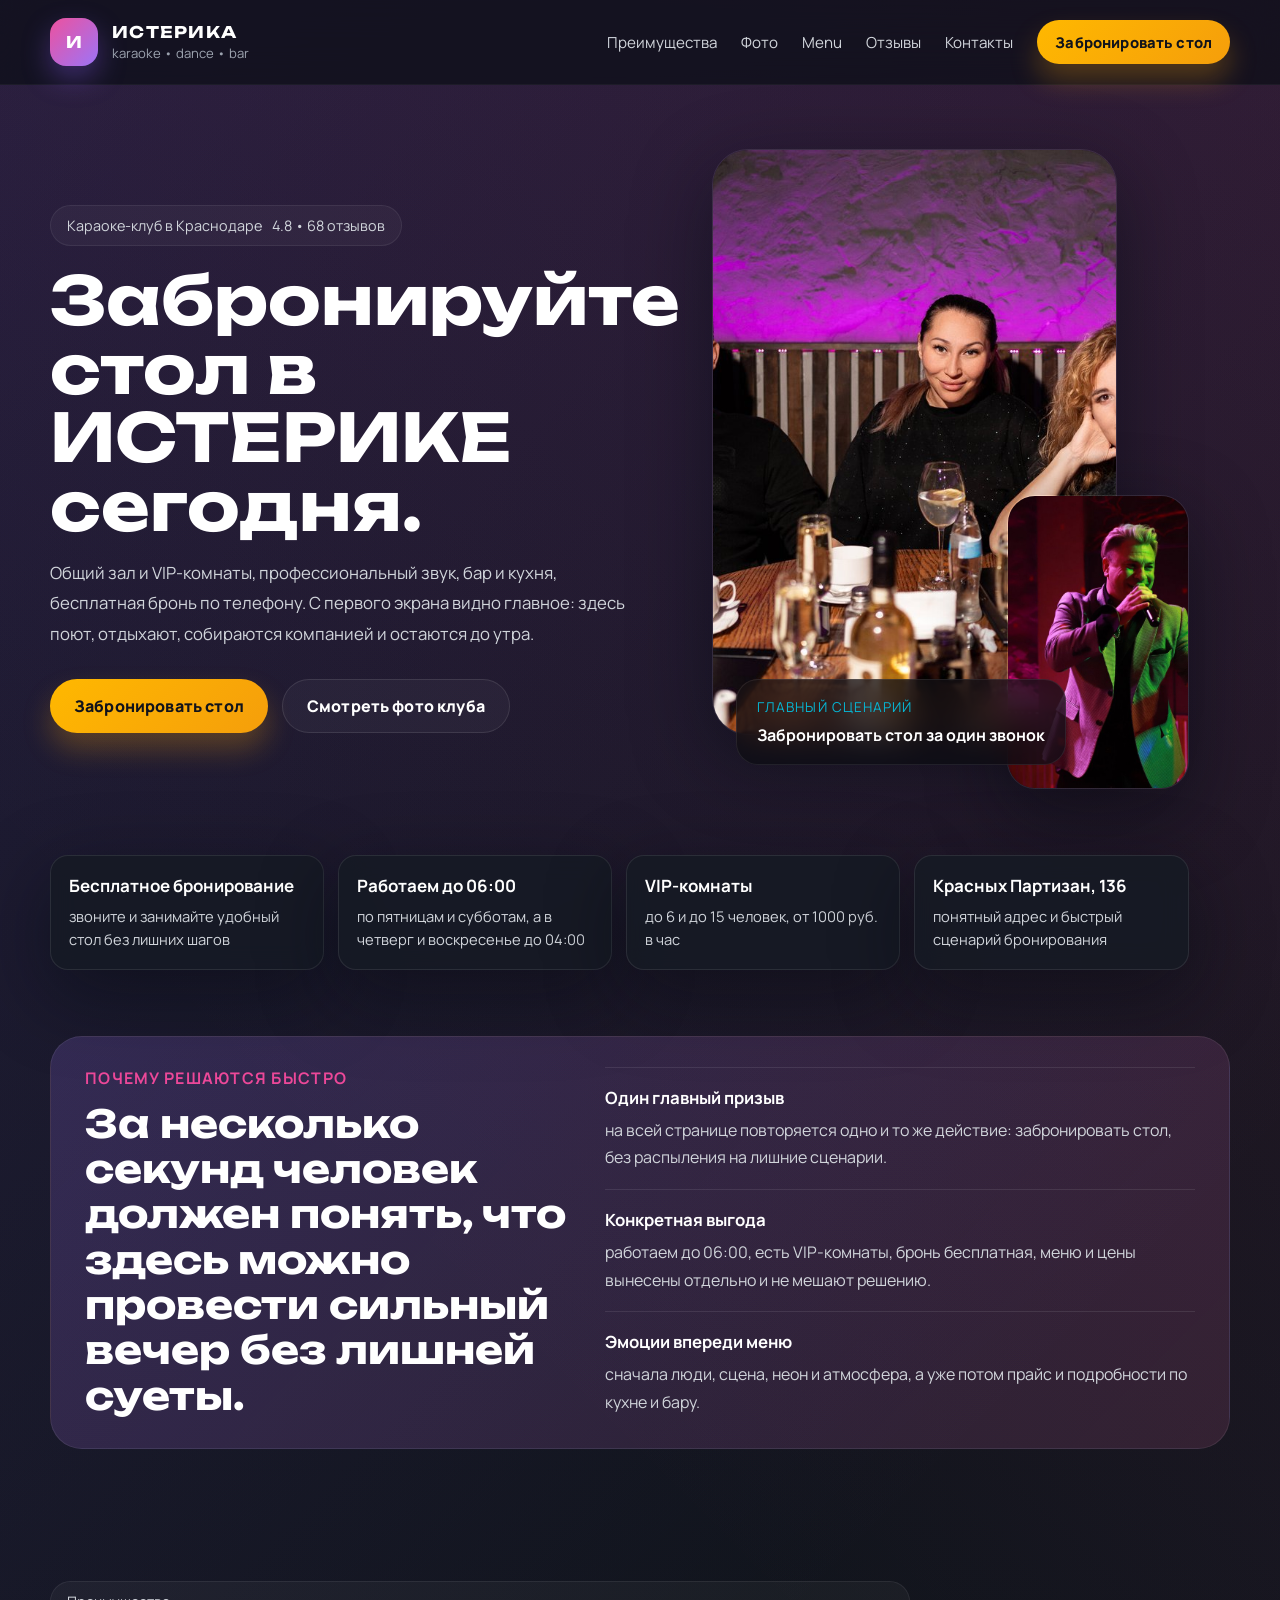
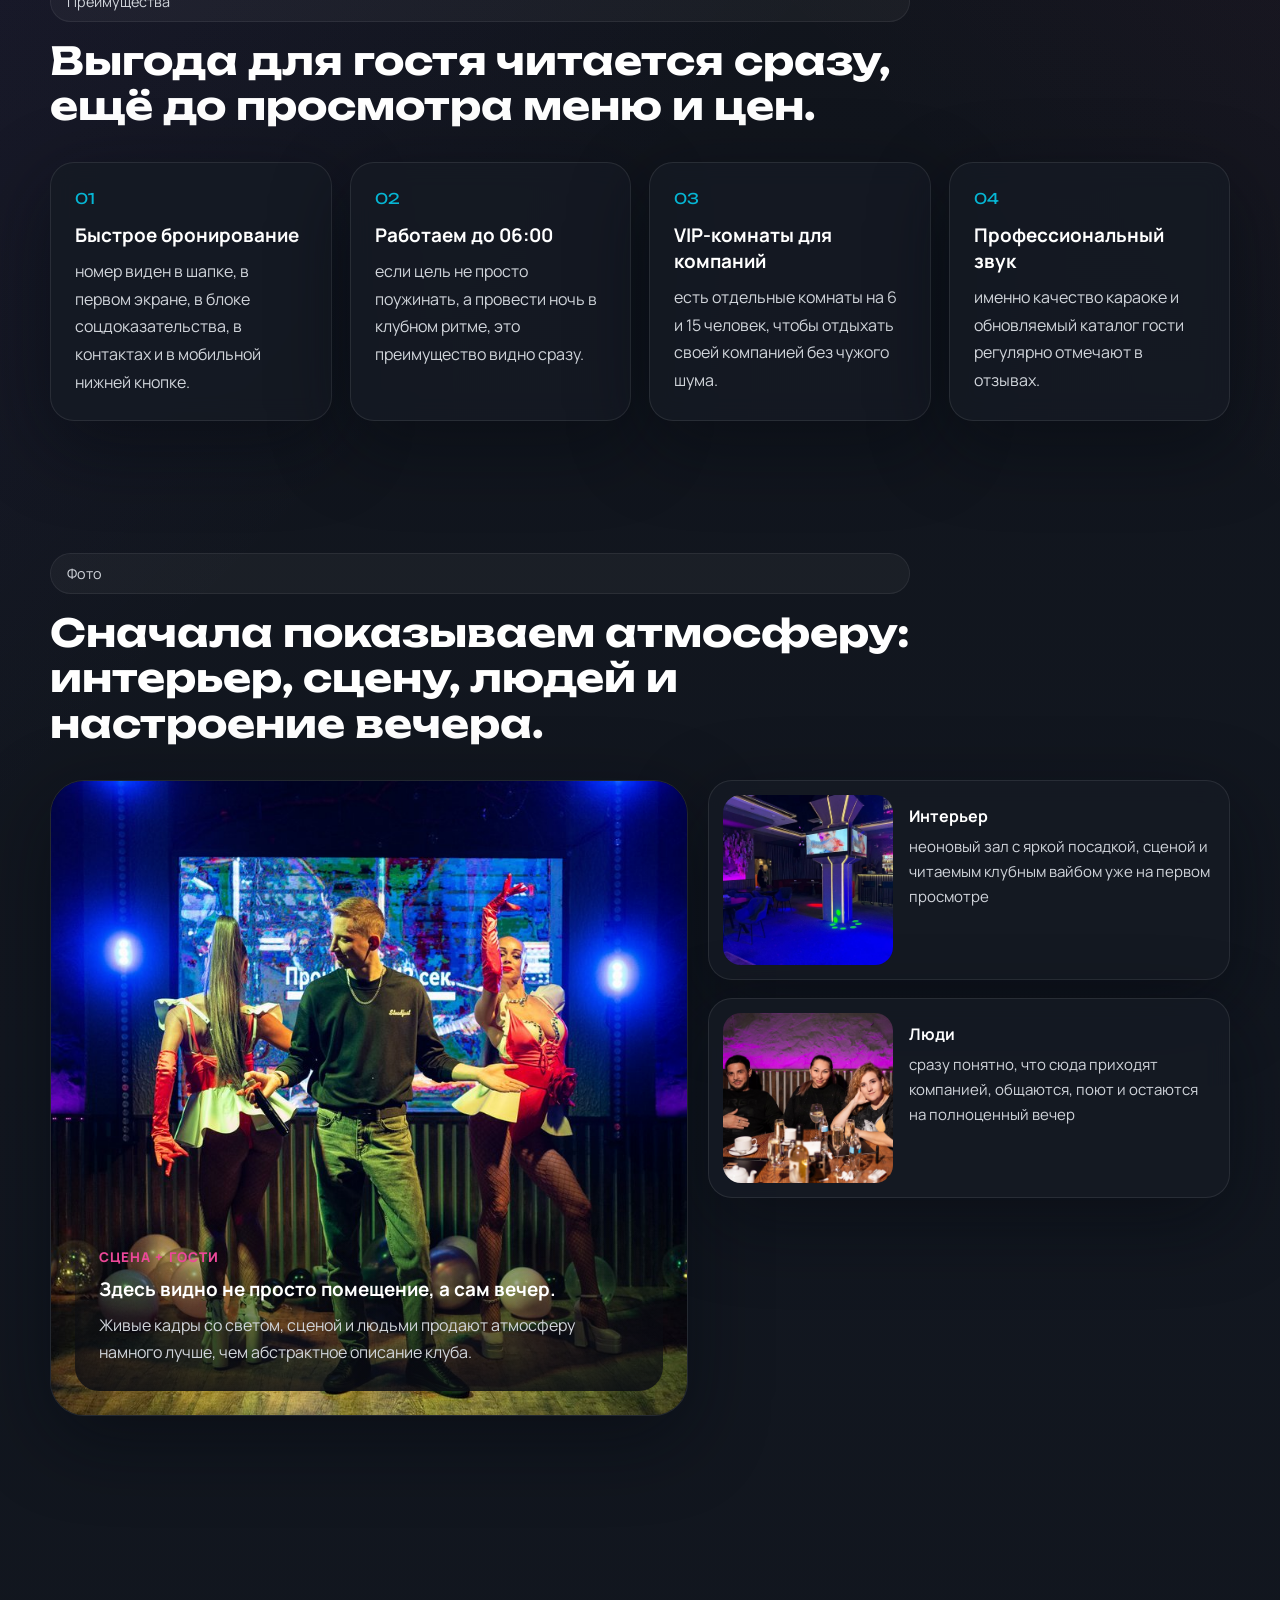
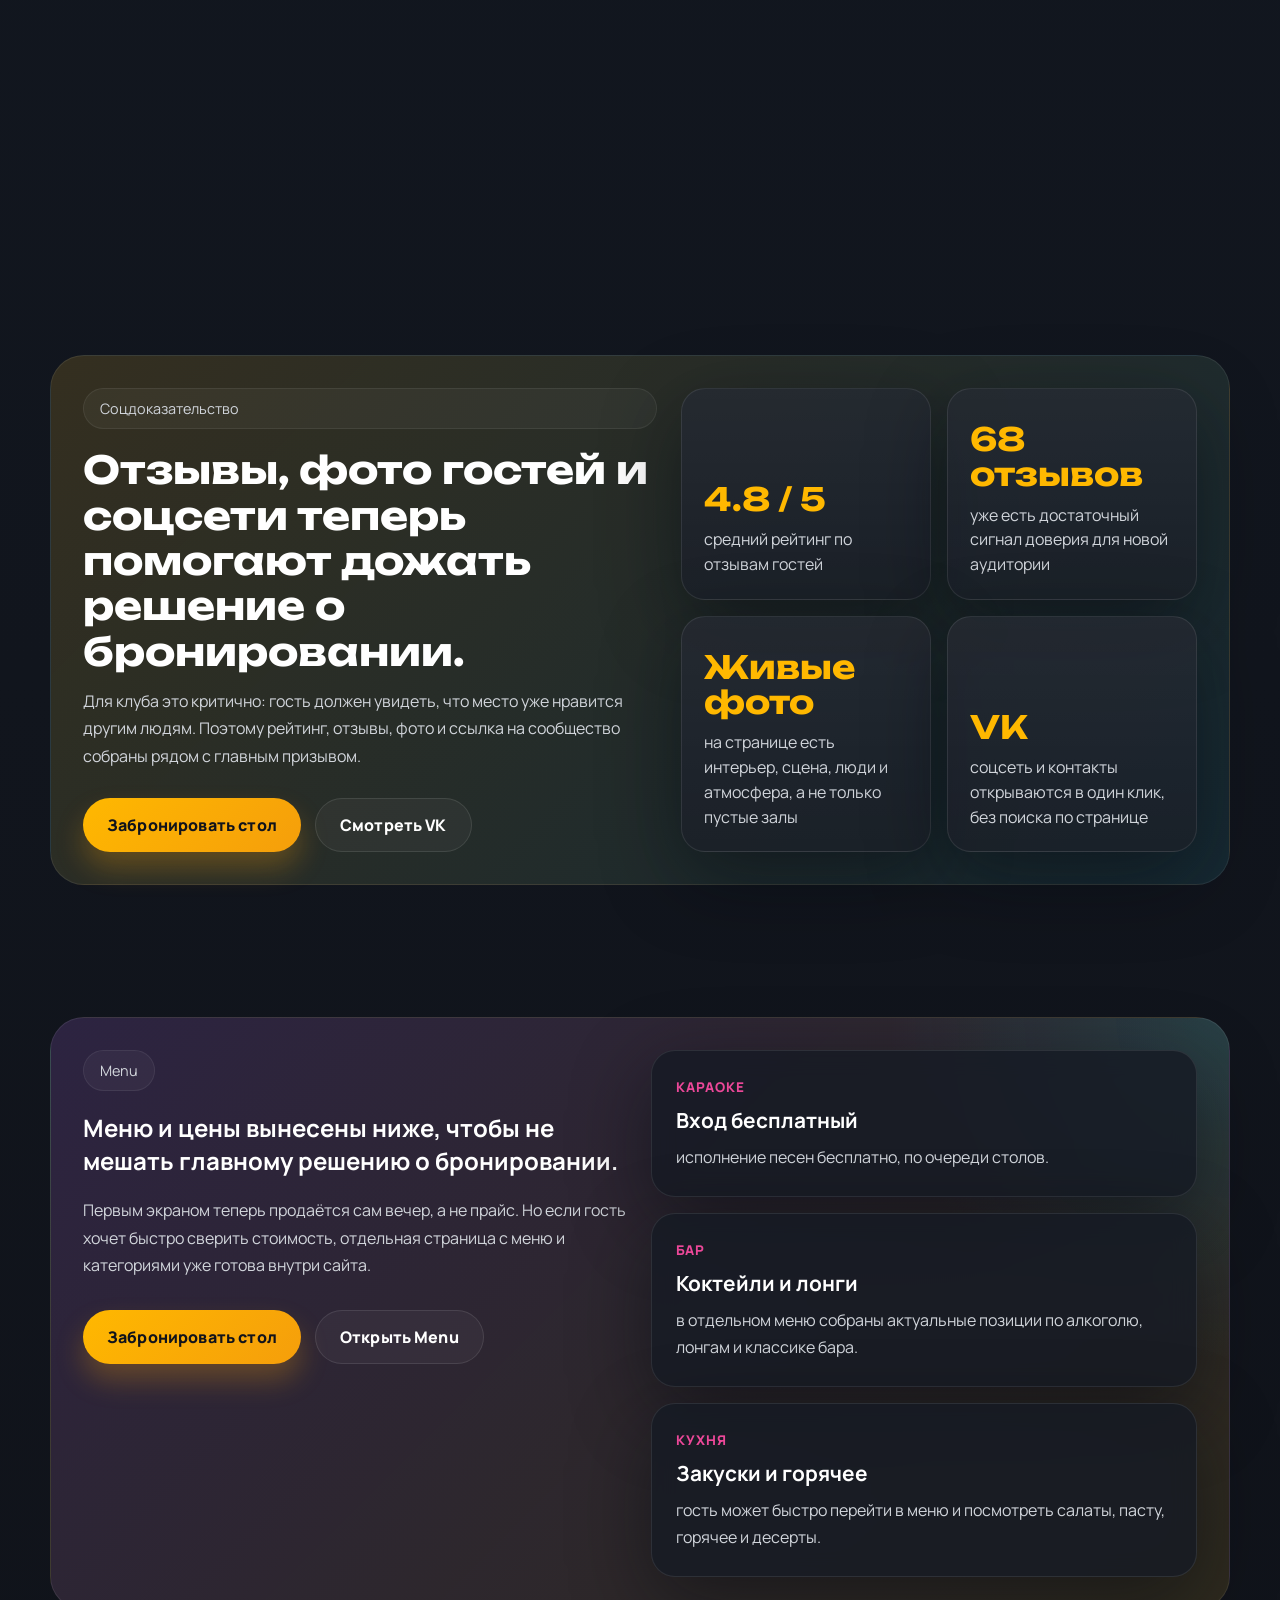
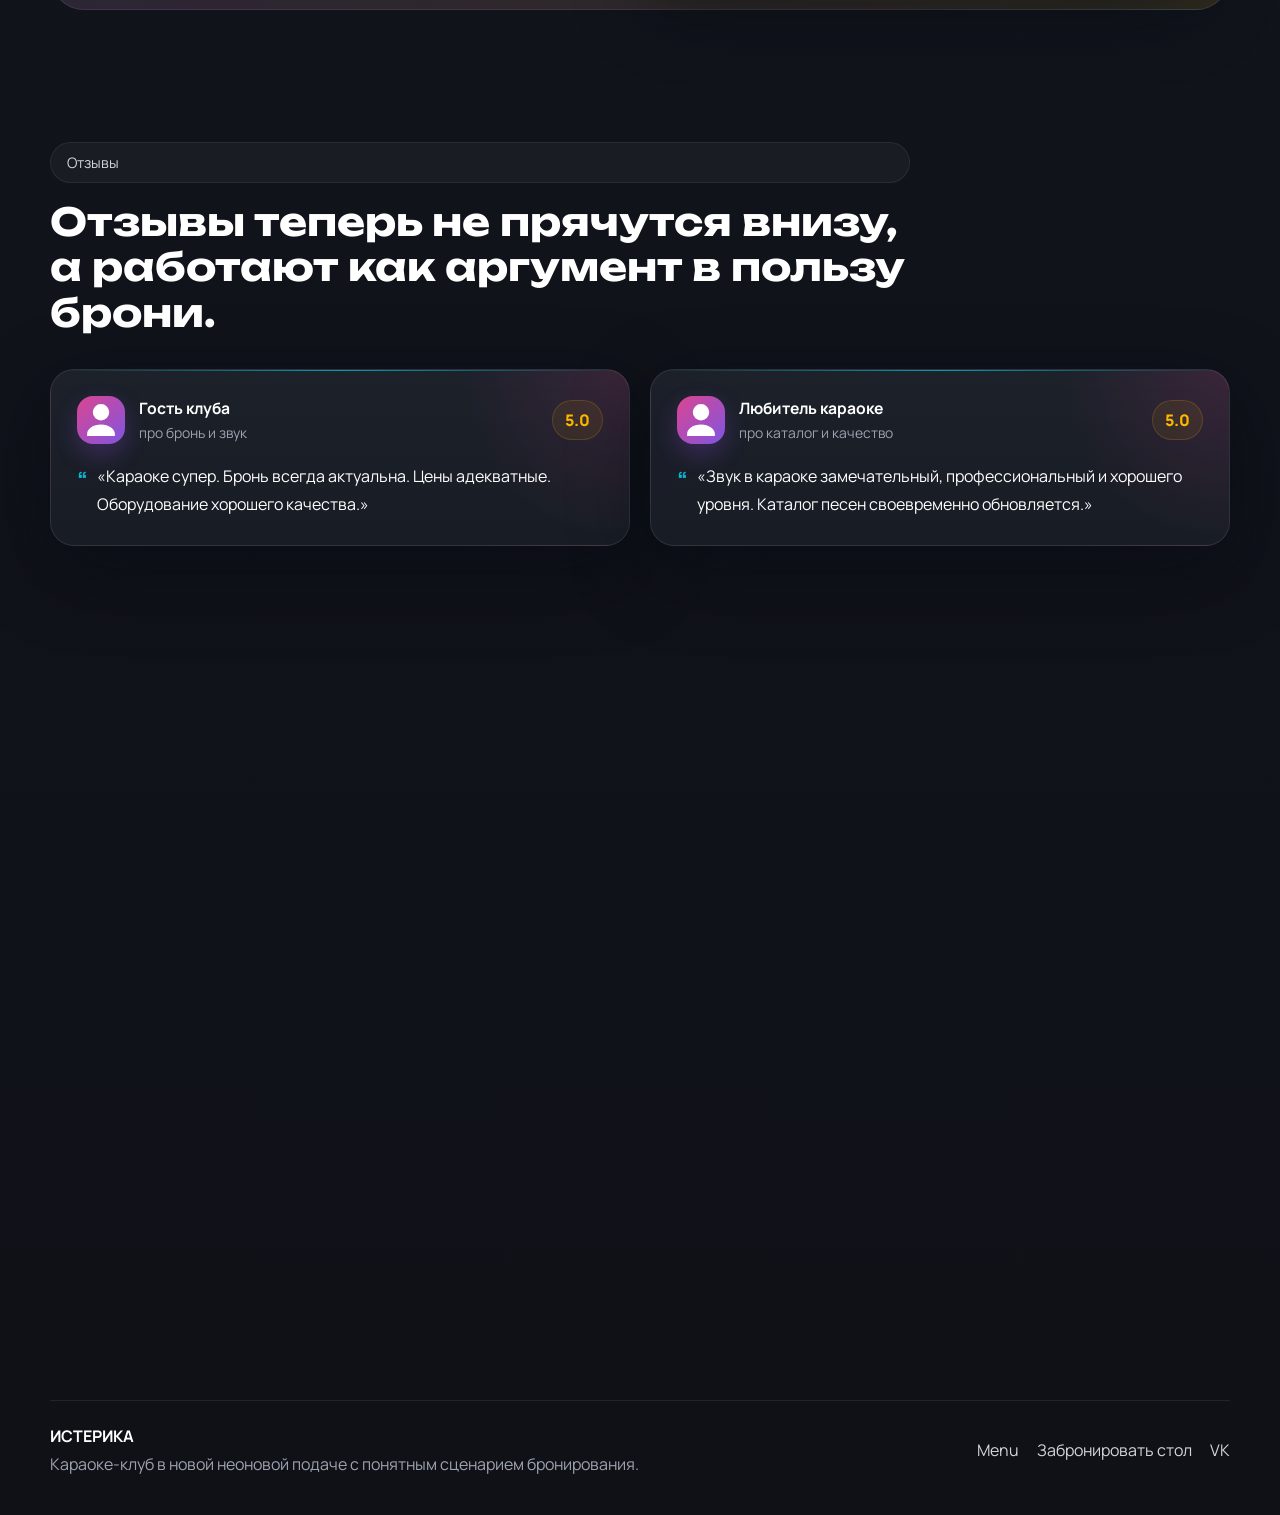
<file: index.html>
<!DOCTYPE html>
<html lang="ru">
<head>
  <meta charset="UTF-8">
  <meta name="viewport" content="width=device-width, initial-scale=1.0">
  <title>ИСТЕРИКА — караоке-клуб в Краснодаре</title>
  <meta
    name="description"
    content="Караоке-клуб ИСТЕРИКА в Краснодаре: бронирование столов и VIP-комнат, профессиональный звук, бар, кухня, живая атмосфера и работа до 6:00."
  >
  <link rel="preconnect" href="https://fonts.googleapis.com">
  <link rel="preconnect" href="https://fonts.gstatic.com" crossorigin>
  <link
    href="https://fonts.googleapis.com/css2?family=Manrope:wght@400;500;600;700;800&family=Unbounded:wght@500;700&display=swap"
    rel="stylesheet"
  >
  <link rel="stylesheet" href="styles.css">
</head>
<body class="theme-home">
  <div class="page-shell">
    <header class="site-header">
      <div class="container nav-row">
        <a class="brand" href="#top" aria-label="ИСТЕРИКА">
          <span class="brand-mark">И</span>
          <span class="brand-copy">
            <strong>ИСТЕРИКА</strong>
            <span>karaoke • dance • bar</span>
          </span>
        </a>

        <button class="menu-toggle" type="button" aria-expanded="false" aria-controls="site-nav">
          <span></span>
          <span></span>
        </button>

        <nav class="site-nav" id="site-nav">
          <a href="#about">Преимущества</a>
          <a href="#spaces">Фото</a>
          <a href="menu.html">Menu</a>
          <a href="#reviews">Отзывы</a>
          <a href="#contact">Контакты</a>
          <a class="button button-primary button-small" href="tel:+79890071515">Забронировать стол</a>
        </nav>
      </div>
    </header>

    <main id="top">
      <section class="hero">
        <div class="hero-orb hero-orb-left"></div>
        <div class="hero-orb hero-orb-right"></div>
        <div class="container hero-grid">
          <div class="hero-copy reveal">
            <div class="hero-eyebrow">
              <span>Караоке-клуб в Краснодаре</span>
              <span>4.8 • 68 отзывов</span>
            </div>
            <h1>Забронируйте стол в ИСТЕРИКЕ сегодня.</h1>
            <p class="hero-text">
              Общий зал и VIP-комнаты, профессиональный звук, бар и кухня, бесплатная бронь по телефону.
              С первого экрана видно главное: здесь поют, отдыхают, собираются компанией и остаются до утра.
            </p>

            <div class="hero-actions">
              <a class="button button-primary" href="tel:+79890071515">Забронировать стол</a>
              <a class="button button-secondary" href="#spaces">Смотреть фото клуба</a>
            </div>
          </div>

          <div class="hero-visual reveal">
            <div class="hero-card hero-card-main">
              <img src="assets/site/guests-table.jpg" alt="Гости за столом в караоке-клубе ИСТЕРИКА">
            </div>
            <div class="hero-card hero-card-side">
              <img src="assets/site/stage-singer.jpg" alt="Выступление на сцене в клубе ИСТЕРИКА">
            </div>
            <div class="hero-float">
              <span>Главный сценарий</span>
              <strong>Забронировать стол за один звонок</strong>
            </div>
          </div>

          <div class="hero-stats reveal">
            <article>
              <strong>Бесплатное бронирование</strong>
              <span>звоните и занимайте удобный стол без лишних шагов</span>
            </article>
            <article>
              <strong>Работаем до 06:00</strong>
              <span>по пятницам и субботам, а в четверг и воскресенье до 04:00</span>
            </article>
            <article>
              <strong>VIP-комнаты</strong>
              <span>до 6 и до 15 человек, от 1000 руб. в час</span>
            </article>
            <article>
              <strong>Красных Партизан, 136</strong>
              <span>понятный адрес и быстрый сценарий бронирования</span>
            </article>
          </div>
        </div>
      </section>

      <section class="signal-strip">
        <div class="container signal-grid reveal">
          <div>
            <span class="signal-kicker">Почему решаются быстро</span>
            <h2>За несколько секунд человек должен понять, что здесь можно провести сильный вечер без лишней суеты.</h2>
          </div>
          <div class="signal-points">
            <article>
              <strong>Один главный призыв</strong>
              <p>на всей странице повторяется одно и то же действие: забронировать стол, без распыления на лишние сценарии.</p>
            </article>
            <article>
              <strong>Конкретная выгода</strong>
              <p>работаем до 06:00, есть VIP-комнаты, бронь бесплатная, меню и цены вынесены отдельно и не мешают решению.</p>
            </article>
            <article>
              <strong>Эмоции впереди меню</strong>
              <p>сначала люди, сцена, неон и атмосфера, а уже потом прайс и подробности по кухне и бару.</p>
            </article>
          </div>
        </div>
      </section>

      <section class="section" id="about">
        <div class="container">
          <div class="section-heading reveal">
            <span class="section-tag">Преимущества</span>
            <h2>Выгода для гостя читается сразу, ещё до просмотра меню и цен.</h2>
          </div>

          <div class="feature-grid">
            <article class="feature-card reveal">
              <span class="feature-index">01</span>
              <h3>Быстрое бронирование</h3>
              <p>номер виден в шапке, в первом экране, в блоке соцдоказательства, в контактах и в мобильной нижней кнопке.</p>
            </article>
            <article class="feature-card reveal">
              <span class="feature-index">02</span>
              <h3>Работаем до 06:00</h3>
              <p>если цель не просто поужинать, а провести ночь в клубном ритме, это преимущество видно сразу.</p>
            </article>
            <article class="feature-card reveal">
              <span class="feature-index">03</span>
              <h3>VIP-комнаты для компаний</h3>
              <p>есть отдельные комнаты на 6 и 15 человек, чтобы отдыхать своей компанией без чужого шума.</p>
            </article>
            <article class="feature-card reveal">
              <span class="feature-index">04</span>
              <h3>Профессиональный звук</h3>
              <p>именно качество караоке и обновляемый каталог гости регулярно отмечают в отзывах.</p>
            </article>
          </div>
        </div>
      </section>

      <section class="section section-gallery" id="spaces">
        <div class="container">
          <div class="section-heading reveal">
            <span class="section-tag">Фото</span>
            <h2>Сначала показываем атмосферу: интерьер, сцену, людей и настроение вечера.</h2>
          </div>

          <div class="gallery-layout">
            <article class="gallery-feature reveal">
              <img src="assets/site/party-stage.jpg" alt="Сцена и гости в караоке-клубе ИСТЕРИКА">
              <div class="gallery-copy">
                <span>Сцена + гости</span>
                <h3>Здесь видно не просто помещение, а сам вечер.</h3>
                <p>Живые кадры со светом, сценой и людьми продают атмосферу намного лучше, чем абстрактное описание клуба.</p>
              </div>
            </article>

            <div class="gallery-stack">
              <article class="mini-shot reveal">
                <img src="assets/site/main-hall.jpg" alt="Главный зал клуба ИСТЕРИКА">
                <div>
                  <strong>Интерьер</strong>
                  <span>неоновый зал с яркой посадкой, сценой и читаемым клубным вайбом уже на первом просмотре</span>
                </div>
              </article>
              <article class="mini-shot reveal">
                <img src="assets/site/guests-table.jpg" alt="Гости клуба ИСТЕРИКА">
                <div>
                  <strong>Люди</strong>
                  <span>сразу понятно, что сюда приходят компанией, общаются, поют и остаются на полноценный вечер</span>
                </div>
              </article>
              <article class="mini-shot reveal">
                <img src="assets/site/vip-blue.jpg" alt="VIP-комната в клубе ИСТЕРИКА">
                <div>
                  <strong>VIP-комнаты</strong>
                  <span>для тех, кому нужен свой темп, отдельный звук и более приватный формат отдыха</span>
                </div>
              </article>
            </div>
          </div>

          <div class="mosaic-grid">
            <article class="mosaic-card reveal">
              <img src="assets/site/stage-singer.jpg" alt="Певец на сцене в клубе ИСТЕРИКА">
            </article>
            <article class="mosaic-card reveal">
              <img src="assets/site/hero-lounge.jpg" alt="Атмосфера неонового зала клуба ИСТЕРИКА">
            </article>
          </div>
        </div>
      </section>

      <section class="section section-proof">
        <div class="container proof-layout reveal">
          <div class="proof-copy">
            <span class="section-tag">Соцдоказательство</span>
            <h2>Отзывы, фото гостей и соцсети теперь помогают дожать решение о бронировании.</h2>
            <p>
              Для клуба это критично: гость должен увидеть, что место уже нравится другим людям.
              Поэтому рейтинг, отзывы, фото и ссылка на сообщество собраны рядом с главным призывом.
            </p>
            <div class="proof-actions">
              <a class="button button-primary" href="tel:+79890071515">Забронировать стол</a>
              <a class="button button-secondary" href="https://vk.com/isterikakrd" target="_blank" rel="noreferrer">Смотреть VK</a>
            </div>
          </div>

          <div class="proof-grid">
            <article class="proof-card">
              <strong>4.8 / 5</strong>
              <span>средний рейтинг по отзывам гостей</span>
            </article>
            <article class="proof-card">
              <strong>68 отзывов</strong>
              <span>уже есть достаточный сигнал доверия для новой аудитории</span>
            </article>
            <article class="proof-card">
              <strong>Живые фото</strong>
              <span>на странице есть интерьер, сцена, люди и атмосфера, а не только пустые залы</span>
            </article>
            <article class="proof-card">
              <strong>VK</strong>
              <span>соцсеть и контакты открываются в один клик, без поиска по странице</span>
            </article>
          </div>
        </div>
      </section>

      <section class="section section-menu-preview">
        <div class="container">
          <div class="menu-preview-frame reveal">
            <div class="menu-preview-copy">
              <span class="section-tag">Menu</span>
              <h2>Меню и цены вынесены ниже, чтобы не мешать главному решению о бронировании.</h2>
              <p>
                Первым экраном теперь продаётся сам вечер, а не прайс. Но если гость хочет быстро сверить стоимость,
                отдельная страница с меню и категориями уже готова внутри сайта.
              </p>
              <div class="hero-actions menu-preview-actions">
                <a class="button button-primary" href="tel:+79890071515">Забронировать стол</a>
                <a class="button button-secondary" href="menu.html">Открыть Menu</a>
              </div>
            </div>

            <div class="menu-preview-cards">
              <article class="preview-card">
                <span class="preview-tag">Караоке</span>
                <h3>Вход бесплатный</h3>
                <p>исполнение песен бесплатно, по очереди столов.</p>
              </article>
              <article class="preview-card">
                <span class="preview-tag">Бар</span>
                <h3>Коктейли и лонги</h3>
                <p>в отдельном меню собраны актуальные позиции по алкоголю, лонгам и классике бара.</p>
              </article>
              <article class="preview-card">
                <span class="preview-tag">Кухня</span>
                <h3>Закуски и горячее</h3>
                <p>гость может быстро перейти в меню и посмотреть салаты, пасту, горячее и десерты.</p>
              </article>
            </div>
          </div>
        </div>
      </section>

      <section class="section" id="reviews">
        <div class="container">
          <div class="section-heading reveal">
            <span class="section-tag">Отзывы</span>
            <h2>Отзывы теперь не прячутся внизу, а работают как аргумент в пользу брони.</h2>
          </div>

          <div class="review-grid">
            <article class="review-card reveal">
              <div class="review-top">
                <div class="review-user">
                  <span class="review-avatar" aria-hidden="true">
                    <svg viewBox="0 0 24 24" focusable="false">
                      <path d="M12 12.2a4.1 4.1 0 1 0-4.1-4.1 4.1 4.1 0 0 0 4.1 4.1Zm0 2.05c-3.83 0-6.95 2.13-6.95 4.75V20h13.9v-.99c0-2.62-3.12-4.76-6.95-4.76Z"></path>
                    </svg>
                  </span>
                  <div>
                    <strong>Гость клуба</strong>
                    <span>про бронь и звук</span>
                  </div>
                </div>
                <span class="review-rating">5.0</span>
              </div>
              <p>«Караоке супер. Бронь всегда актуальна. Цены адекватные. Оборудование хорошего качества.»</p>
            </article>
            <article class="review-card reveal">
              <div class="review-top">
                <div class="review-user">
                  <span class="review-avatar" aria-hidden="true">
                    <svg viewBox="0 0 24 24" focusable="false">
                      <path d="M12 12.2a4.1 4.1 0 1 0-4.1-4.1 4.1 4.1 0 0 0 4.1 4.1Zm0 2.05c-3.83 0-6.95 2.13-6.95 4.75V20h13.9v-.99c0-2.62-3.12-4.76-6.95-4.76Z"></path>
                    </svg>
                  </span>
                  <div>
                    <strong>Любитель караоке</strong>
                    <span>про каталог и качество</span>
                  </div>
                </div>
                <span class="review-rating">5.0</span>
              </div>
              <p>«Звук в караоке замечательный, профессиональный и хорошего уровня. Каталог песен своевременно обновляется.»</p>
            </article>
            <article class="review-card reveal">
              <div class="review-top">
                <div class="review-user">
                  <span class="review-avatar" aria-hidden="true">
                    <svg viewBox="0 0 24 24" focusable="false">
                      <path d="M12 12.2a4.1 4.1 0 1 0-4.1-4.1 4.1 4.1 0 0 0 4.1 4.1Zm0 2.05c-3.83 0-6.95 2.13-6.95 4.75V20h13.9v-.99c0-2.62-3.12-4.76-6.95-4.76Z"></path>
                    </svg>
                  </span>
                  <div>
                    <strong>Вечер на двоих</strong>
                    <span>про сервис и атмосферу</span>
                  </div>
                </div>
                <span class="review-rating">5.0</span>
              </div>
              <p>«Приходили в клуб вдвоём. Замечательный персонал, хороший звук и качество обслуживания, интерьер — всё понравилось!»</p>
            </article>
            <article class="review-card reveal">
              <div class="review-top">
                <div class="review-user">
                  <span class="review-avatar" aria-hidden="true">
                    <svg viewBox="0 0 24 24" focusable="false">
                      <path d="M12 12.2a4.1 4.1 0 1 0-4.1-4.1 4.1 4.1 0 0 0 4.1 4.1Zm0 2.05c-3.83 0-6.95 2.13-6.95 4.75V20h13.9v-.99c0-2.62-3.12-4.76-6.95-4.76Z"></path>
                    </svg>
                  </span>
                  <div>
                    <strong>Отдельная комната</strong>
                    <span>про приватный формат</span>
                  </div>
                </div>
                <span class="review-rating">5.0</span>
              </div>
              <p>«Больше всего понравилась отдельная комната. Караоке хорошего качества, впечатления остались положительные.»</p>
            </article>
          </div>
        </div>
      </section>

      <section class="section section-contact" id="contact">
        <div class="container contact-layout reveal">
          <div class="contact-copy">
            <span class="section-tag">Бронирование</span>
            <h2>Весь сайт ведёт к одному действию: забронировать стол на этот вечер.</h2>
            <p>
              На мобильной версии кнопка бронирования видна сразу и повторяется внизу экрана.
              Это убирает лишние касания и помогает не терять бронь на смартфоне.
            </p>
            <div class="contact-phone-text">
              <span>Телефон для бронирования</span>
              <strong>+7 (989) 007-15-15</strong>
            </div>
            <div class="contact-actions">
              <a class="button button-primary" href="tel:+79890071515">Забронировать стол</a>
              <a class="button button-secondary" href="https://vk.com/isterikakrd" target="_blank" rel="noreferrer">VK сообщества</a>
            </div>
          </div>

          <div class="contact-card">
            <div class="contact-item">
              <span>Адрес</span>
              <strong>Краснодар, ул. Красных Партизан, 136</strong>
            </div>
            <div class="contact-item">
              <span>Часы работы</span>
              <strong>Чт, Вс: 20:00–04:00</strong>
              <strong>Пт, Сб: 20:00–06:00</strong>
            </div>
            <div class="contact-item">
              <span>VIP-комнаты</span>
              <strong>до 6 человек — 1000 руб./час</strong>
              <strong>до 15 человек — 1500 руб./час</strong>
            </div>
          </div>
        </div>
      </section>
    </main>

    <footer class="site-footer">
      <div class="container footer-row">
        <div>
          <strong>ИСТЕРИКА</strong>
          <span>Караоке-клуб в новой неоновой подаче с понятным сценарием бронирования.</span>
        </div>
        <div class="footer-links">
          <a href="menu.html">Menu</a>
          <a href="tel:+79890071515">Забронировать стол</a>
          <a href="https://vk.com/isterikakrd" target="_blank" rel="noreferrer">VK</a>
        </div>
      </div>
    </footer>
  </div>

  <div class="mobile-cta">
    <a class="button button-primary" href="tel:+79890071515">Забронировать стол</a>
  </div>

  <script src="site.js"></script>
</body>
</html>
</file>
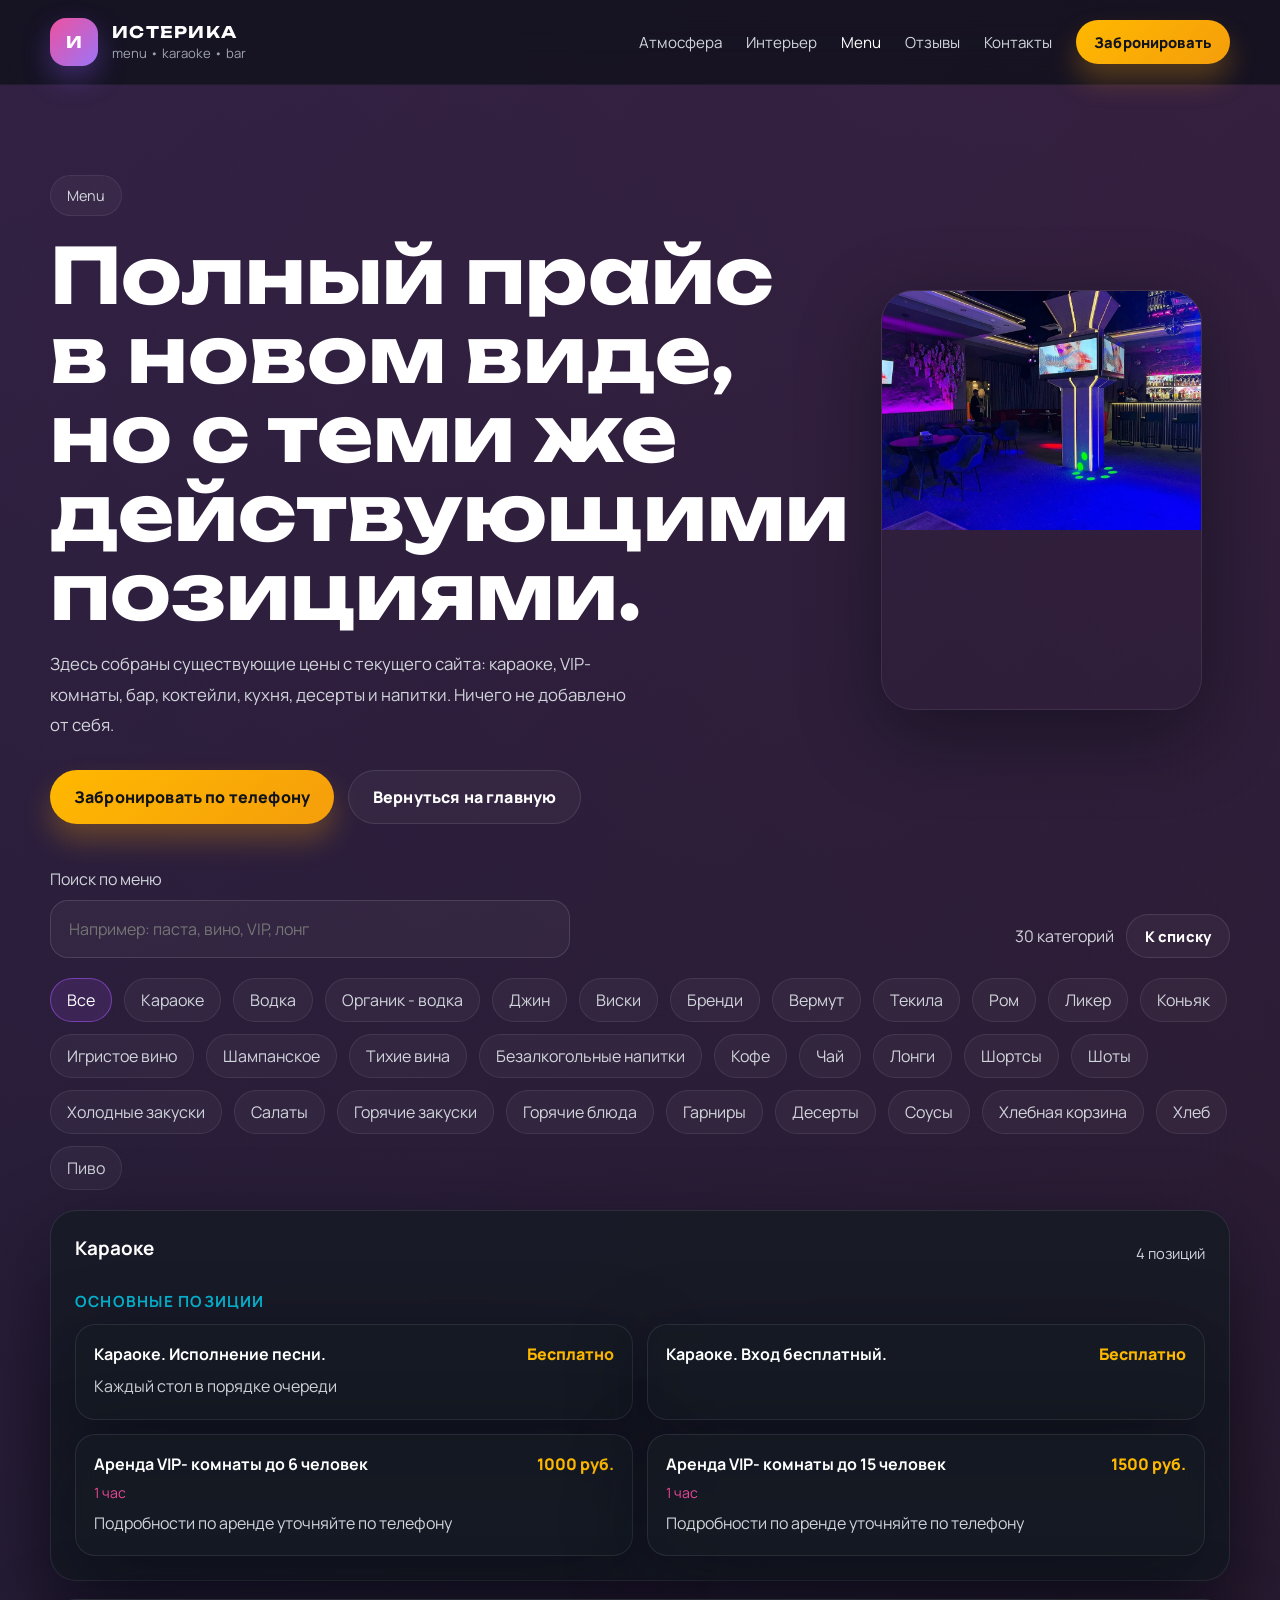
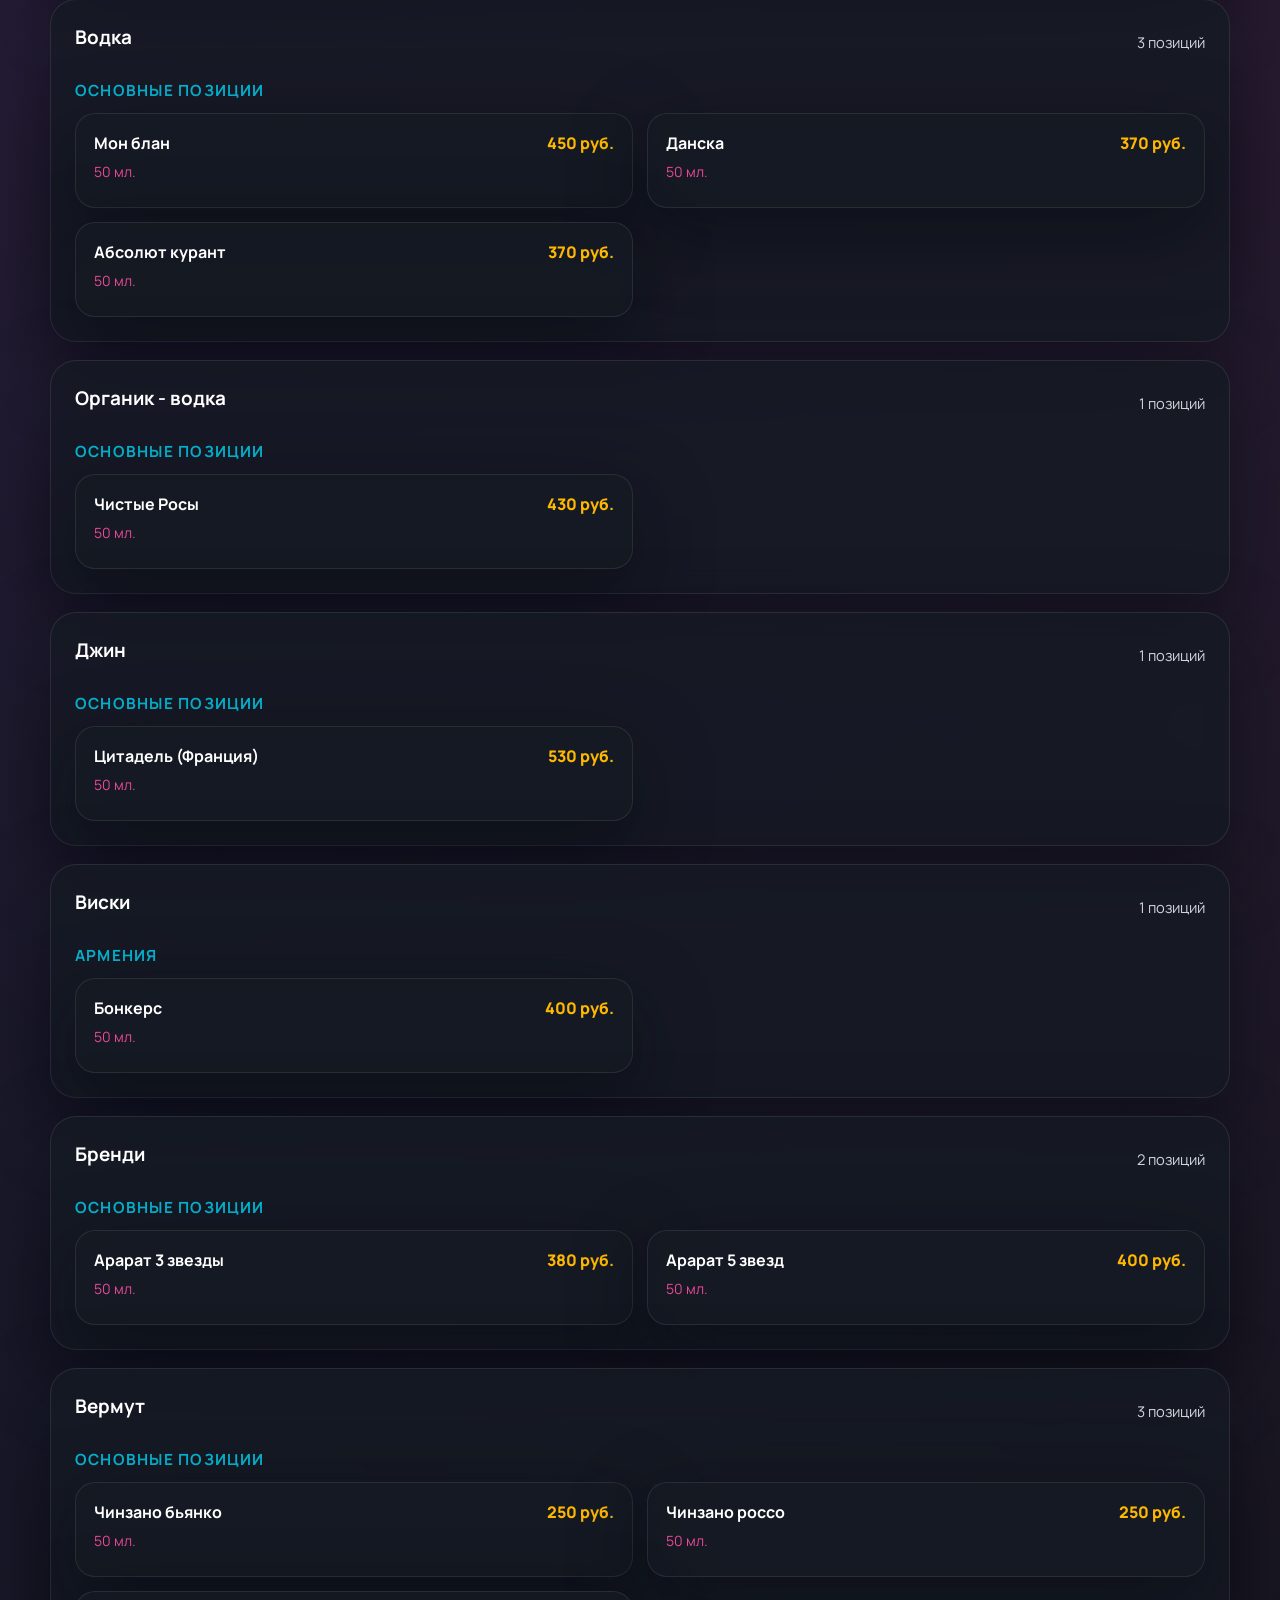
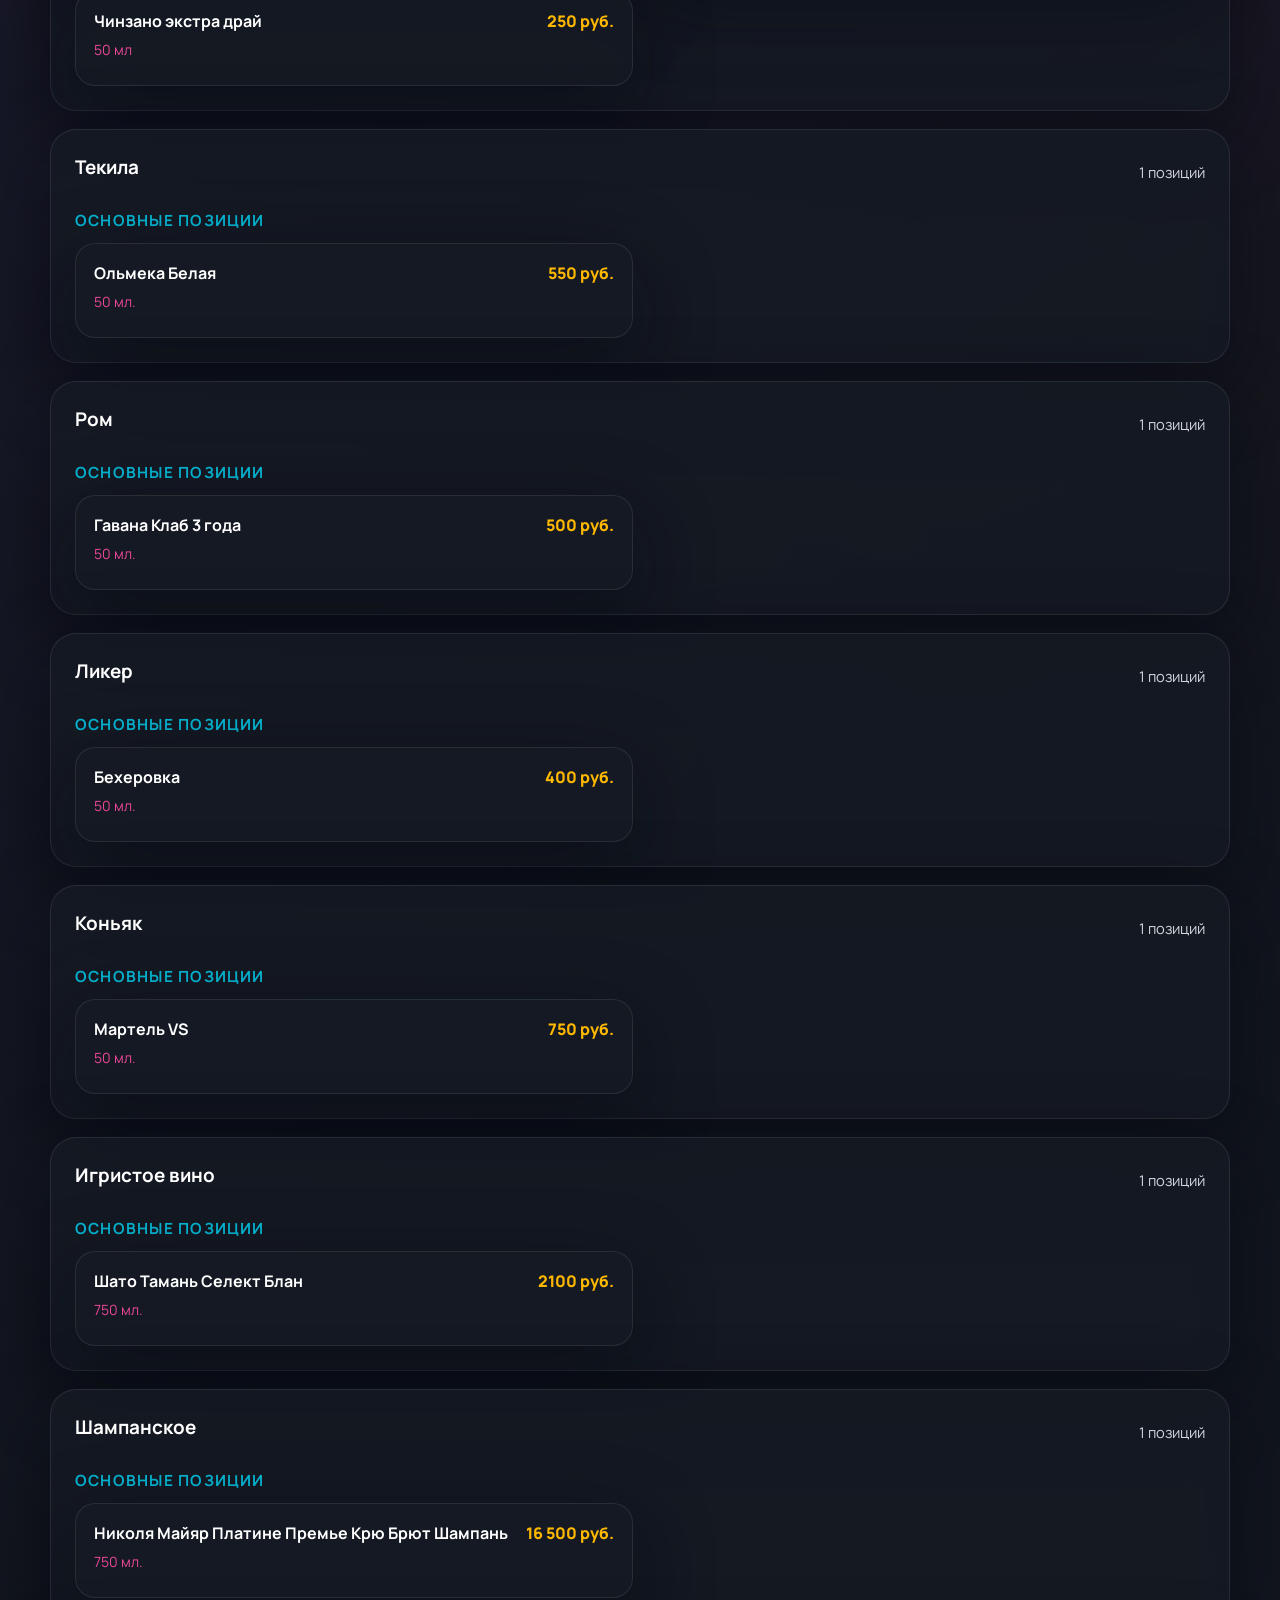
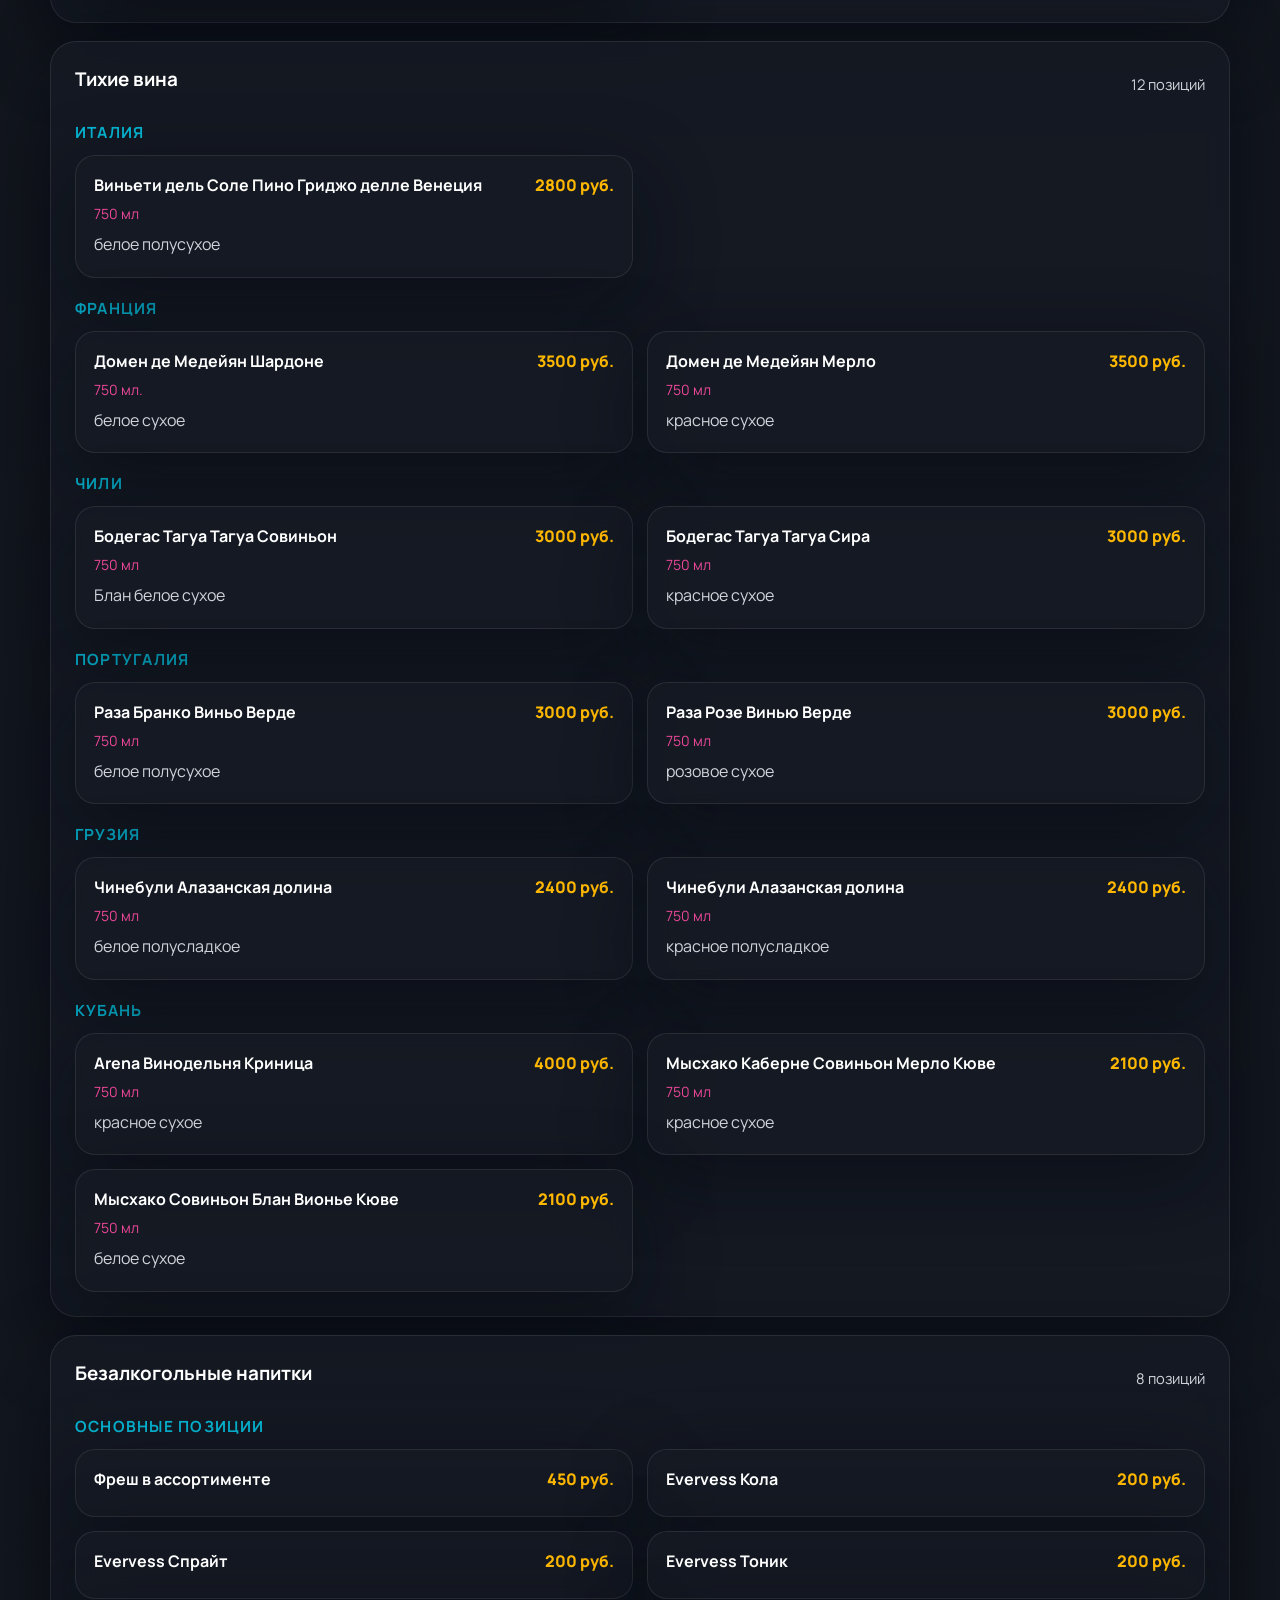
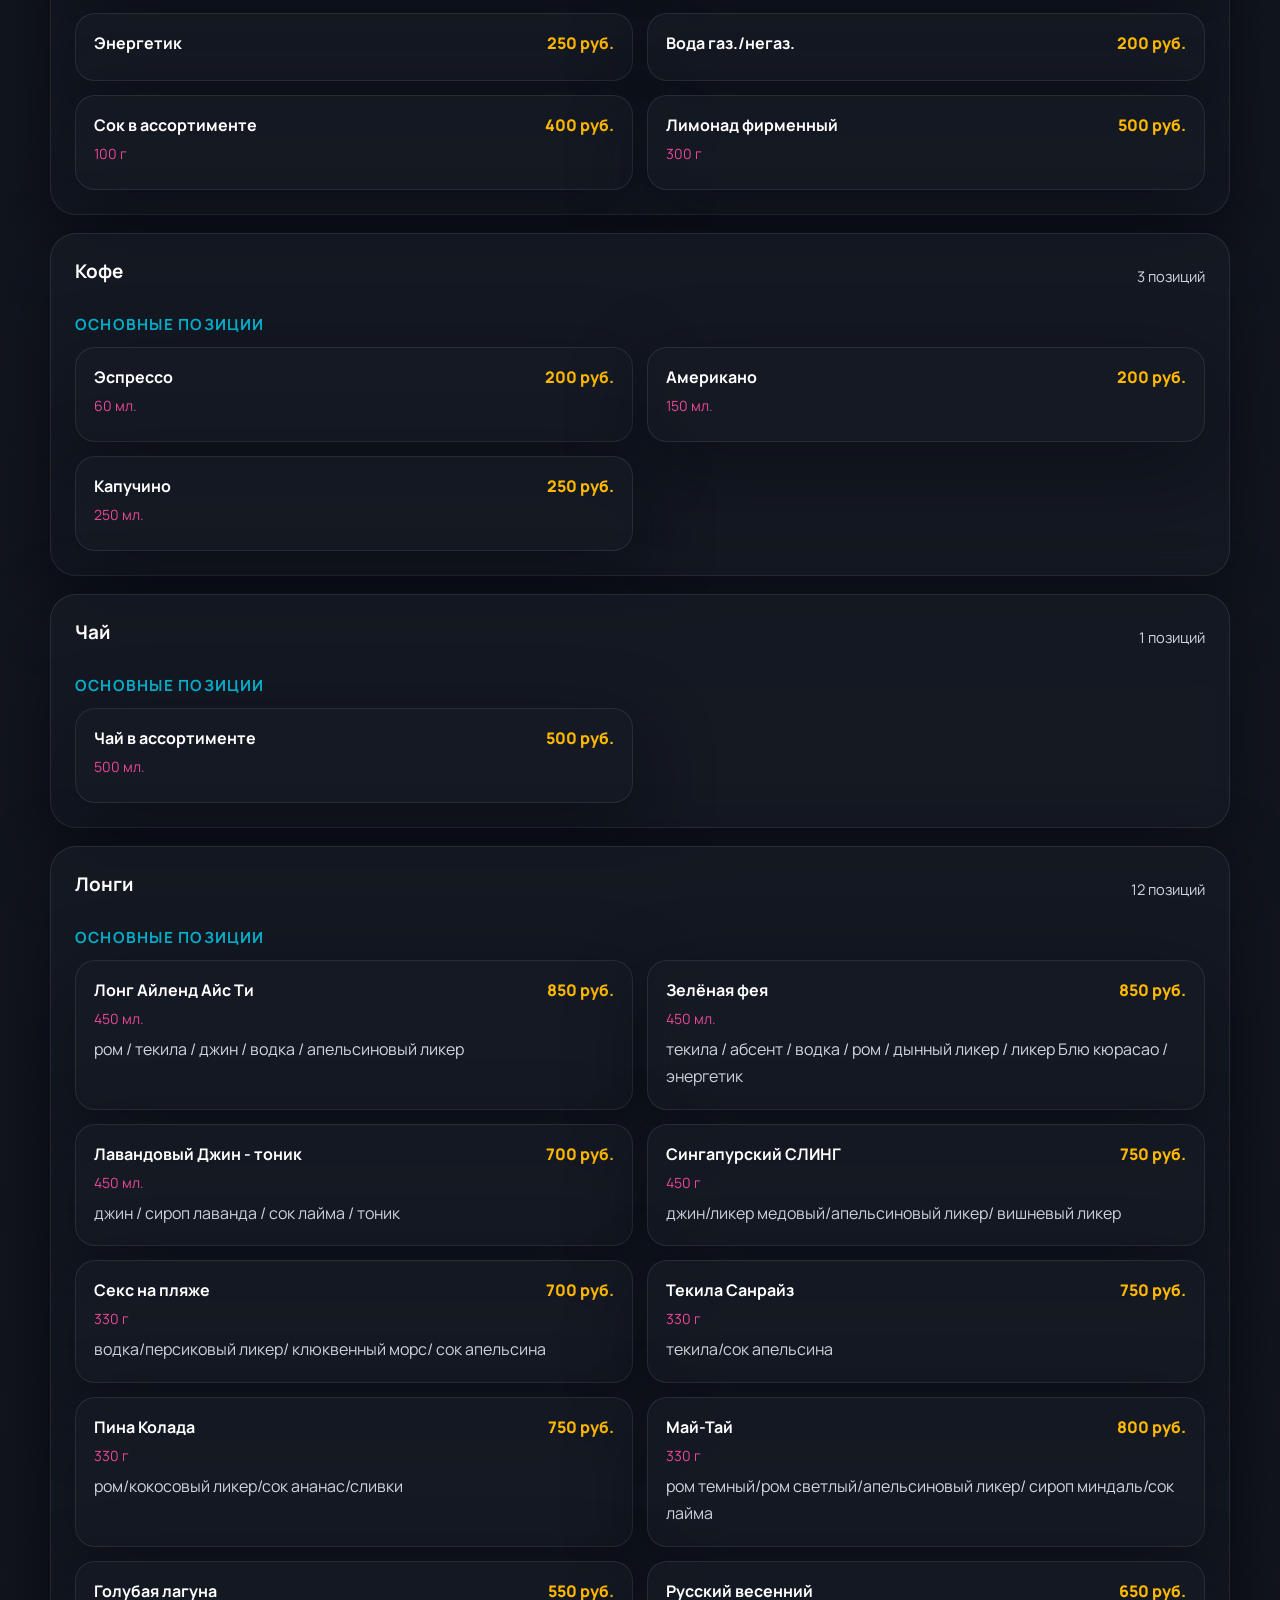
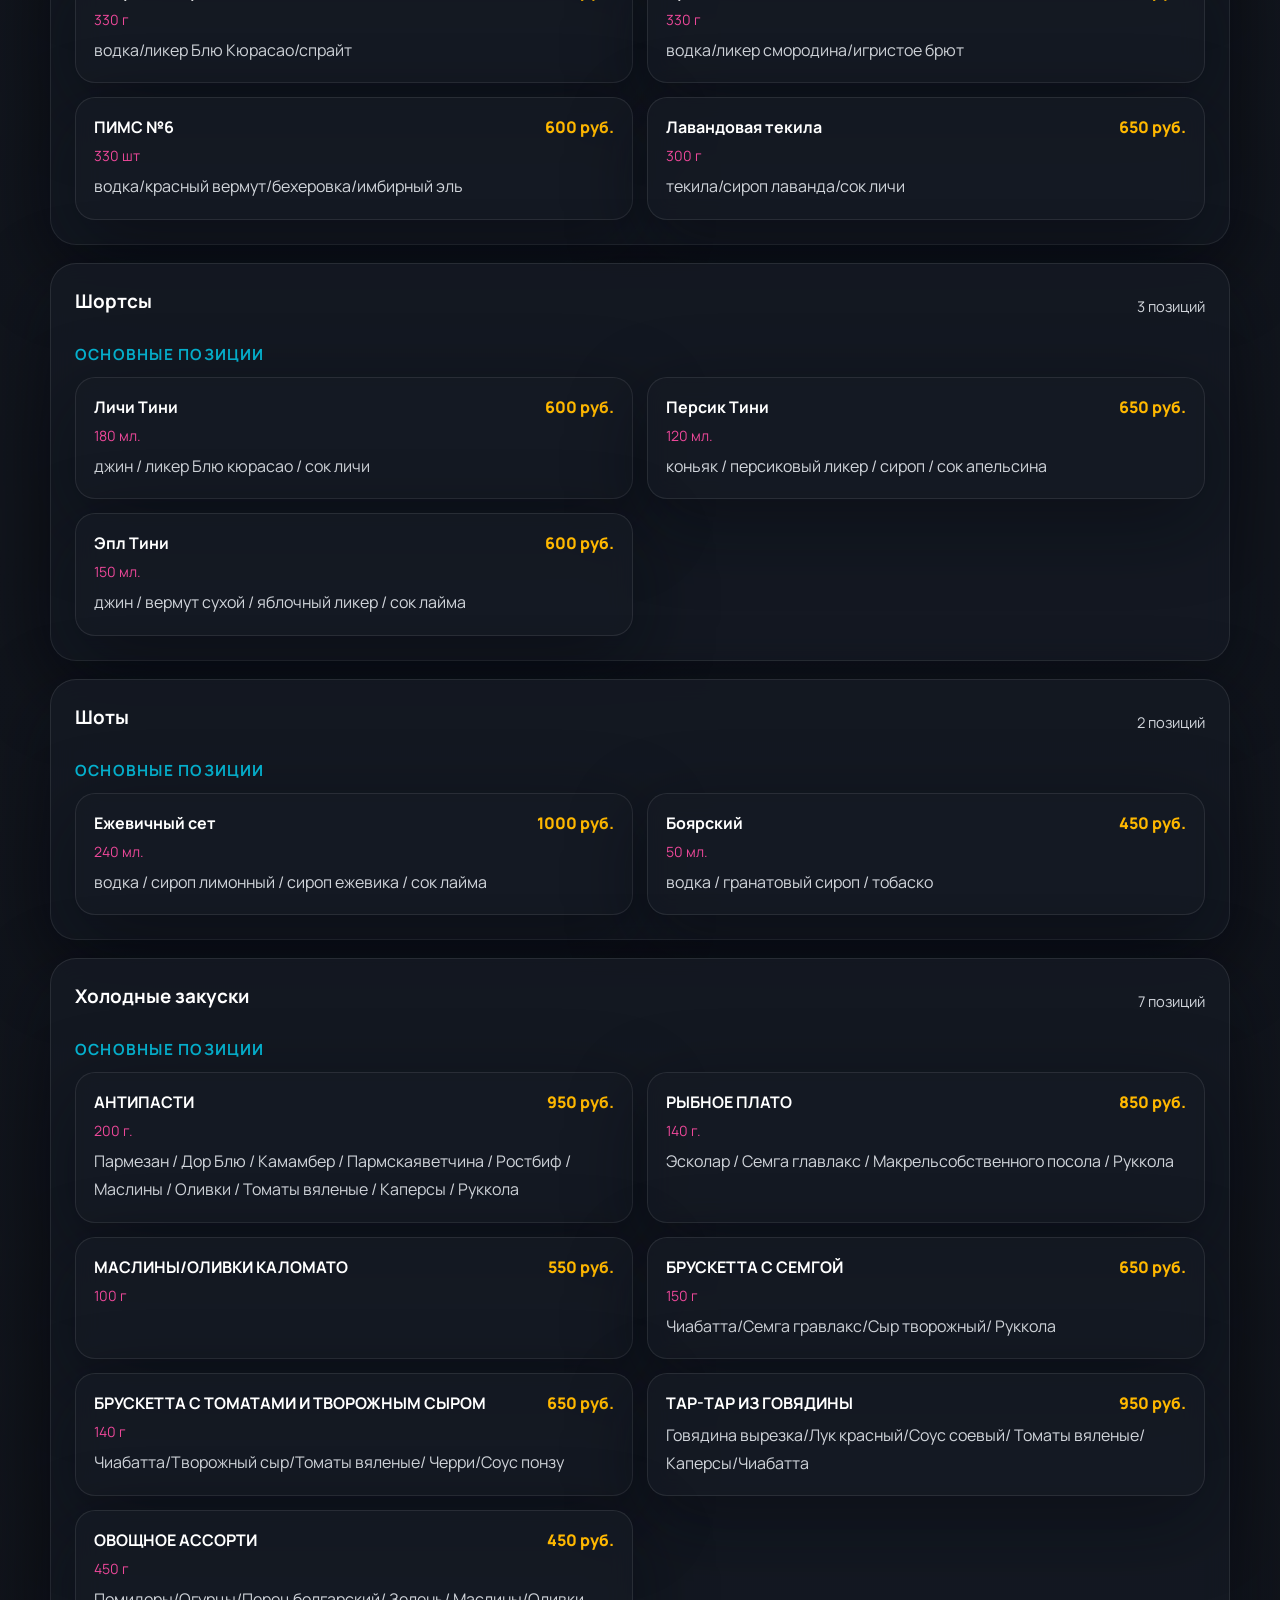
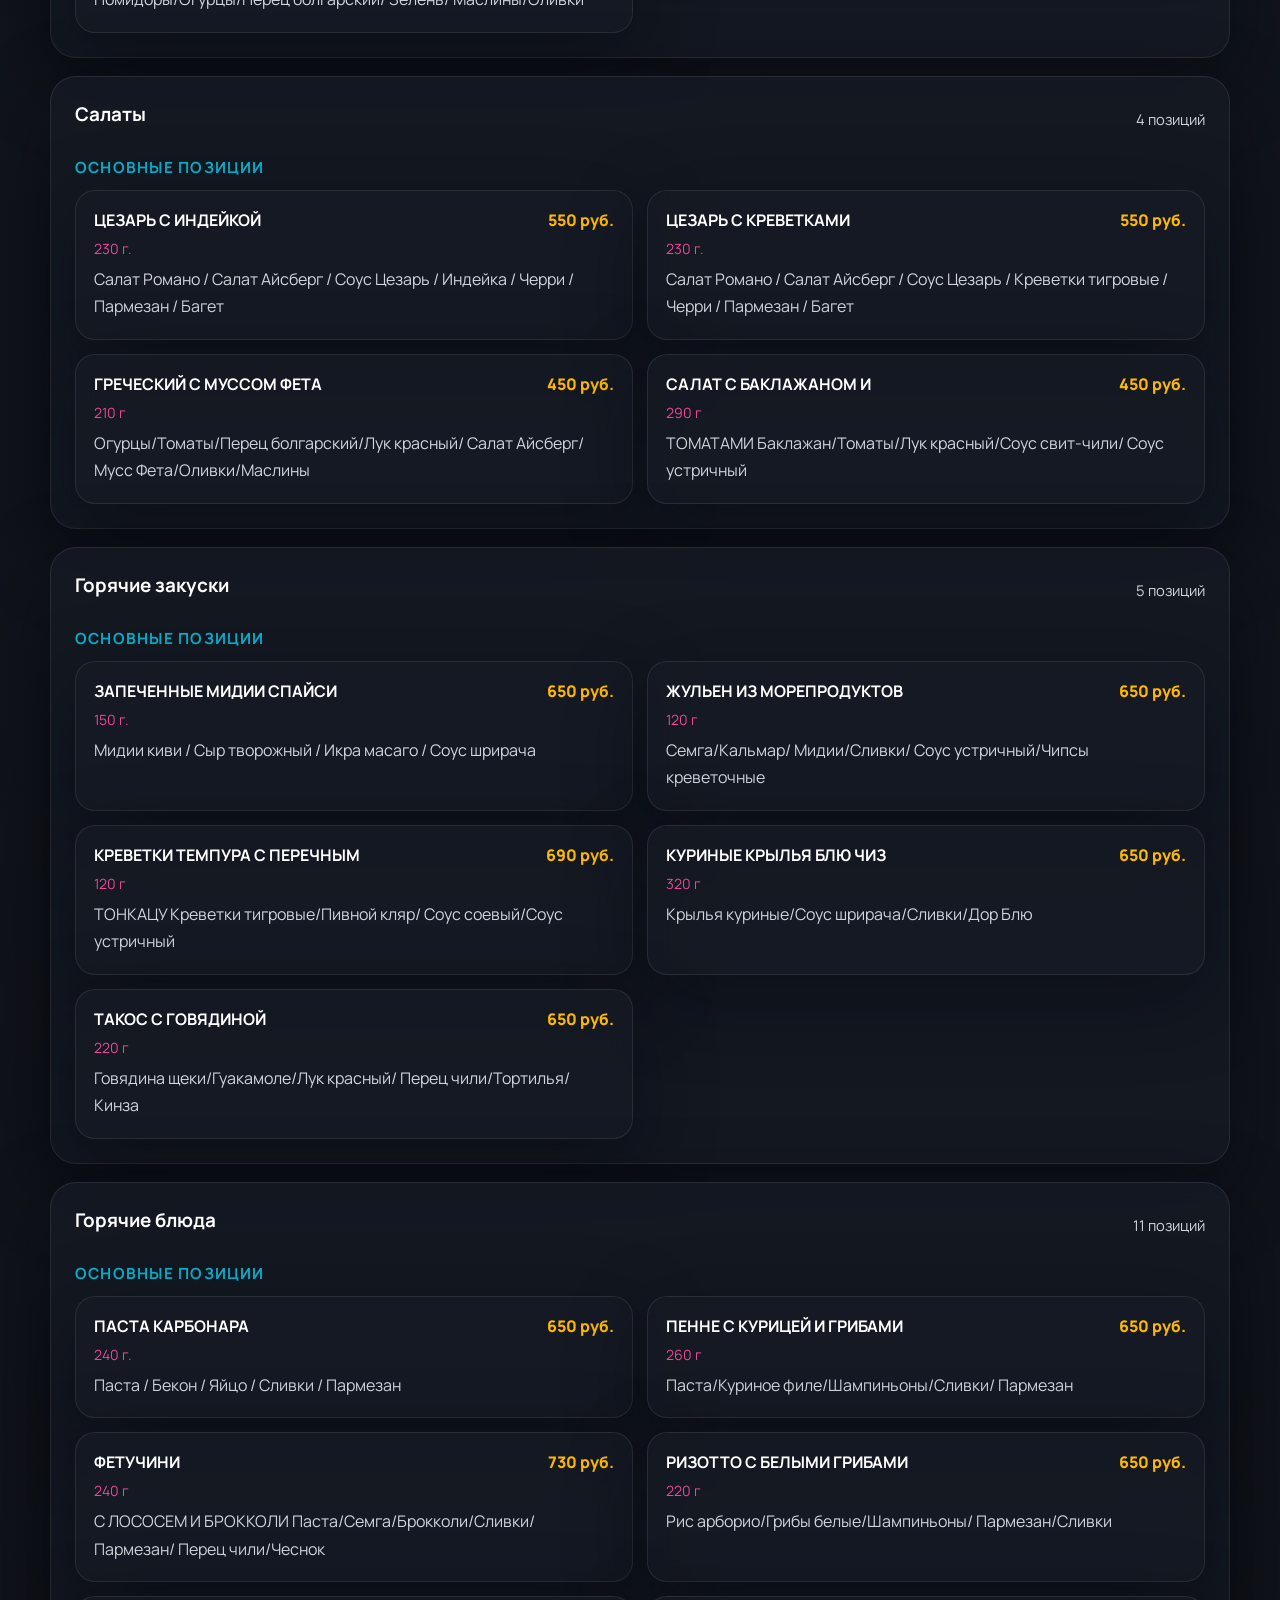
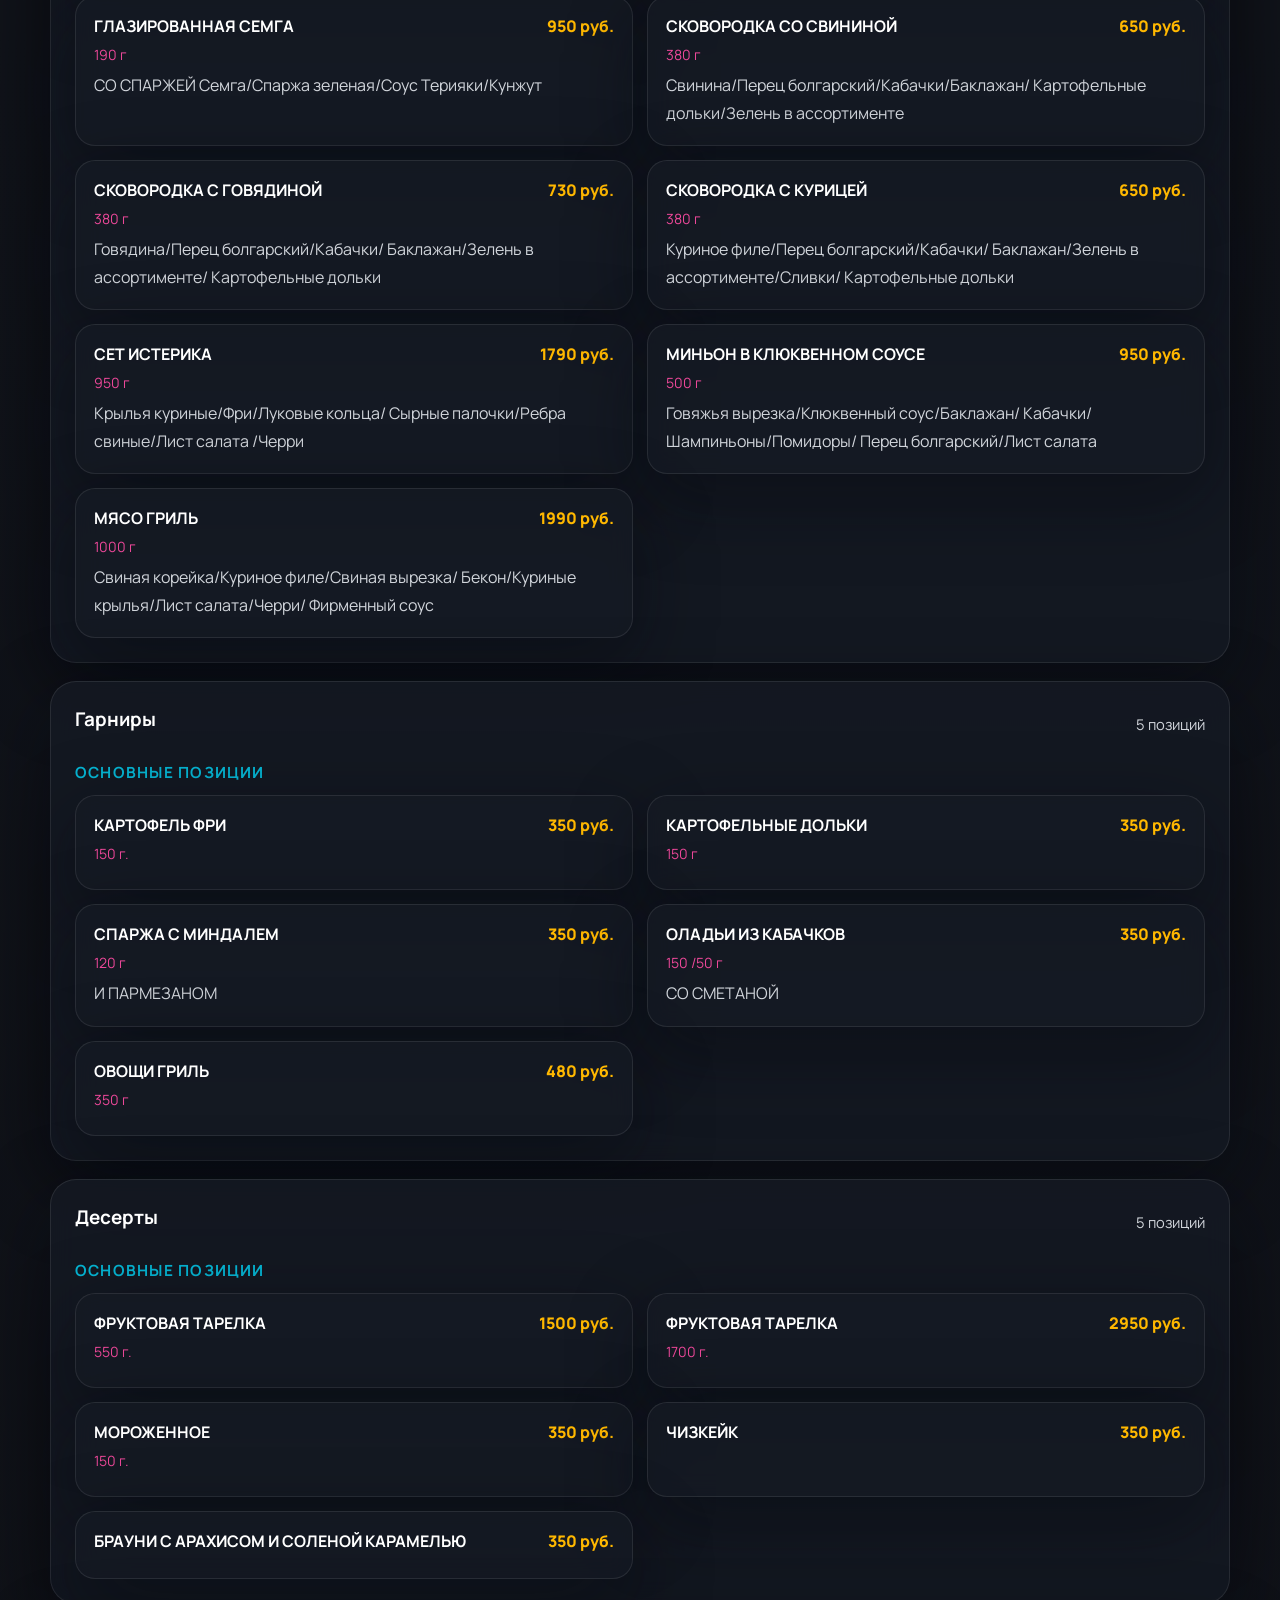
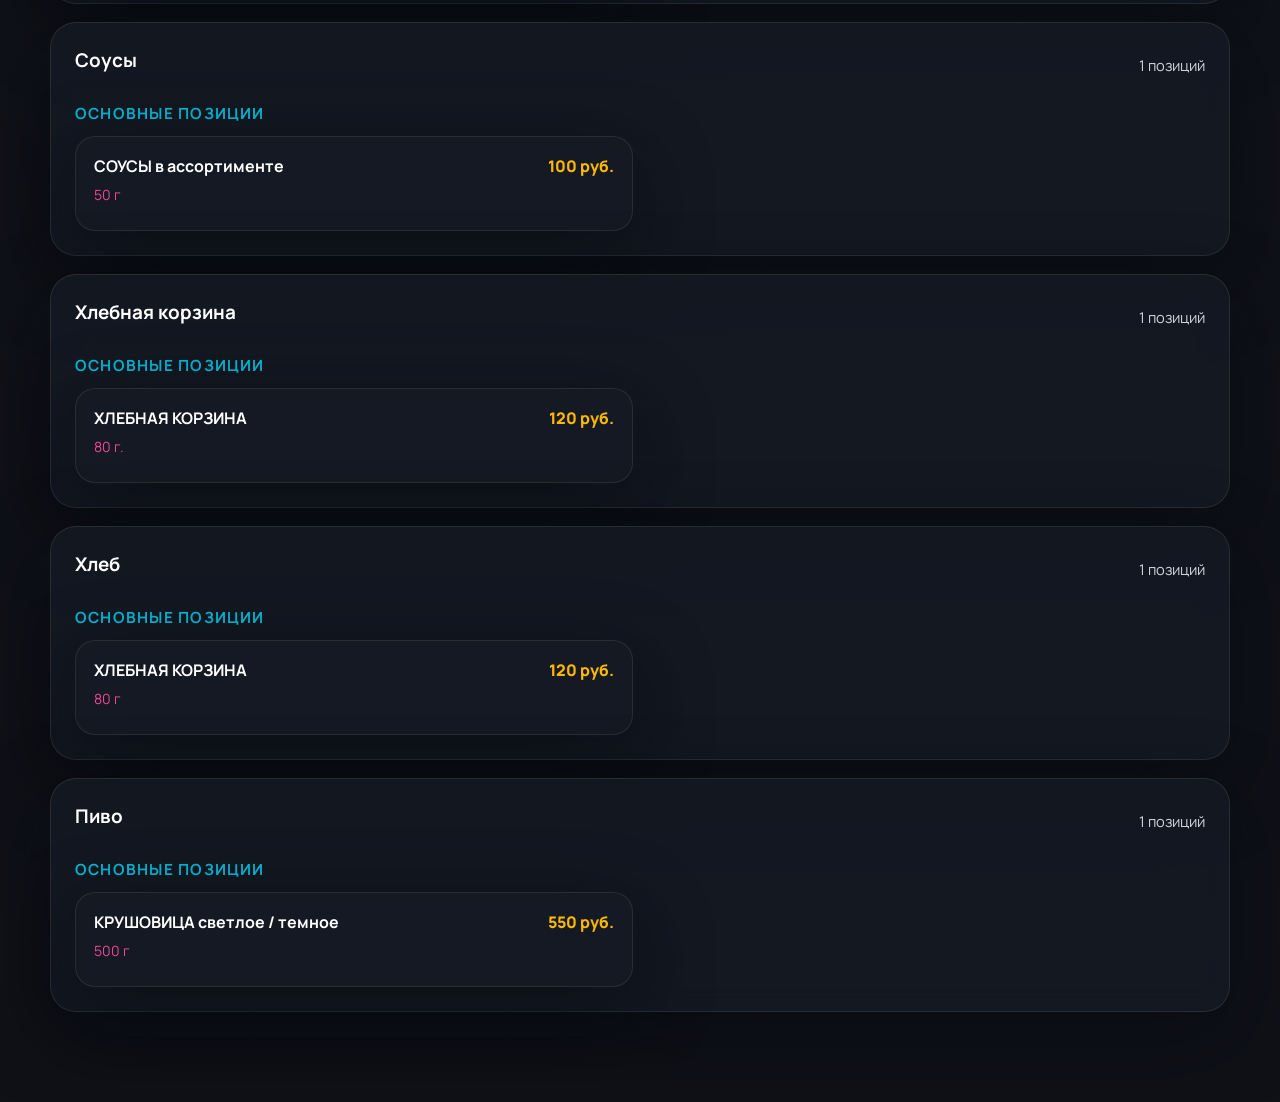
<file: menu.html>
<!DOCTYPE html>
<html lang="ru">
<head>
  <meta charset="UTF-8">
  <meta name="viewport" content="width=device-width, initial-scale=1.0">
  <title>Menu — ИСТЕРИКА</title>
  <meta
    name="description"
    content="Полный действующий прайс ИСТЕРИКИ: караоке, бар, коктейли, кухня, десерты и VIP-комнаты."
  >
  <link rel="preconnect" href="https://fonts.googleapis.com">
  <link rel="preconnect" href="https://fonts.gstatic.com" crossorigin>
  <link
    href="https://fonts.googleapis.com/css2?family=Manrope:wght@400;500;600;700;800&family=Unbounded:wght@500;700&display=swap"
    rel="stylesheet"
  >
  <link rel="stylesheet" href="styles.css">
</head>
<body class="theme-menu">
  <div class="page-shell">
    <header class="site-header">
      <div class="container nav-row">
        <a class="brand" href="index.html" aria-label="ИСТЕРИКА">
          <span class="brand-mark">И</span>
          <span class="brand-copy">
            <strong>ИСТЕРИКА</strong>
            <span>menu • karaoke • bar</span>
          </span>
        </a>

        <button class="menu-toggle" type="button" aria-expanded="false" aria-controls="site-nav">
          <span></span>
          <span></span>
        </button>

        <nav class="site-nav" id="site-nav">
          <a href="index.html#about">Атмосфера</a>
          <a href="index.html#spaces">Интерьер</a>
          <a href="menu.html" aria-current="page">Menu</a>
          <a href="index.html#reviews">Отзывы</a>
          <a href="index.html#contact">Контакты</a>
          <a class="button button-primary button-small" href="tel:+79890071515">Забронировать</a>
        </nav>
      </div>
    </header>

    <main>
      <section class="menu-hero">
        <div class="container menu-hero-grid">
          <div class="menu-hero-copy reveal">
            <span class="section-tag">Menu</span>
            <h1>Полный прайс в новом виде, но с теми же действующими позициями.</h1>
            <p>
              Здесь собраны существующие цены с текущего сайта: караоке, VIP-комнаты, бар, коктейли,
              кухня, десерты и напитки. Ничего не добавлено от себя.
            </p>
            <div class="hero-actions">
              <a class="button button-primary" href="tel:+79890071515">Забронировать по телефону</a>
              <a class="button button-secondary" href="index.html">Вернуться на главную</a>
            </div>
          </div>

          <div class="menu-hero-visual reveal">
            <img src="assets/site/main-hall.jpg" alt="Главный зал клуба ИСТЕРИКА">
          </div>
        </div>
      </section>

      <section class="section menu-browser">
        <div class="container">
          <div class="menu-toolbar reveal">
            <label class="search-field" for="menu-search">
              <span>Поиск по меню</span>
              <input id="menu-search" type="search" placeholder="Например: паста, вино, VIP, лонг">
            </label>
            <div class="menu-toolbar-meta">
              <span id="menu-count">0 категорий</span>
              <a class="button button-secondary button-small" href="#menu-grid">К списку</a>
            </div>
          </div>

          <div class="category-chips reveal" id="category-chips"></div>
          <div class="menu-grid" id="menu-grid"></div>
        </div>
      </section>
    </main>
  </div>

  <script src="site.js"></script>
  <script src="price-data.js"></script>
  <script src="menu.js"></script>
</body>
</html>
</file>
<file: styles.css>
:root {
  --bg: #0f1117;
  --bg-soft: #151a24;
  --panel: rgba(21, 26, 36, 0.82);
  --panel-strong: rgba(16, 19, 28, 0.94);
  --line: rgba(255, 255, 255, 0.09);
  --text: #ffffff;
  --muted: #d1d5db;
  --muted-strong: #9ca3af;
  --purple: #8b5cf6;
  --violet: #a855f7;
  --pink: #ec4899;
  --cyan: #06b6d4;
  --gold: #ffb800;
  --gold-deep: #f59e0b;
  --shadow: 0 24px 80px rgba(5, 8, 15, 0.48);
  --radius-xl: 32px;
  --radius-lg: 24px;
  --radius-md: 18px;
  --radius-sm: 12px;
  --container: min(1180px, calc(100vw - 32px));
}

* {
  box-sizing: border-box;
}

html {
  scroll-behavior: smooth;
}

body {
  margin: 0;
  color: var(--text);
  font-family: "Manrope", sans-serif;
  background:
    linear-gradient(135deg, rgba(139, 92, 246, 0.16), transparent 32%),
    linear-gradient(225deg, rgba(236, 72, 153, 0.12), transparent 28%),
    linear-gradient(180deg, #0f1117 0%, #121720 42%, #0f1117 100%);
}

img {
  display: block;
  max-width: 100%;
}

a {
  color: inherit;
  text-decoration: none;
}

button,
input {
  font: inherit;
}

.page-shell {
  overflow: clip;
}

.container {
  width: var(--container);
  margin: 0 auto;
}

.site-header {
  position: sticky;
  top: 0;
  z-index: 50;
  backdrop-filter: blur(18px);
  background: rgba(12, 15, 23, 0.72);
  border-bottom: 1px solid rgba(255, 255, 255, 0.04);
}

.nav-row {
  display: flex;
  align-items: center;
  justify-content: space-between;
  gap: 24px;
  min-height: 84px;
}

.brand {
  display: inline-flex;
  align-items: center;
  gap: 14px;
}

.brand-mark {
  display: grid;
  place-items: center;
  width: 48px;
  height: 48px;
  border-radius: 16px;
  font-family: "Unbounded", sans-serif;
  font-weight: 700;
  color: var(--text);
  background:
    linear-gradient(135deg, rgba(236, 72, 153, 0.95), rgba(139, 92, 246, 0.85)),
    #fff;
  box-shadow: 0 12px 28px rgba(139, 92, 246, 0.35);
}

.brand-copy {
  display: grid;
  gap: 2px;
}

.brand-copy strong {
  font-family: "Unbounded", sans-serif;
  font-size: 1rem;
  letter-spacing: 0.08em;
}

.brand-copy span {
  color: var(--muted-strong);
  font-size: 0.82rem;
  text-transform: lowercase;
}

.site-nav {
  display: flex;
  align-items: center;
  gap: 24px;
}

.site-nav a:not(.button) {
  color: var(--muted);
  font-size: 0.95rem;
  transition: color 180ms ease;
}

.site-nav a:not(.button):hover,
.site-nav a[aria-current="page"] {
  color: var(--text);
}

.menu-toggle {
  display: none;
  background: transparent;
  border: 0;
  padding: 0;
}

.menu-toggle span {
  display: block;
  width: 26px;
  height: 2px;
  margin: 6px 0;
  border-radius: 999px;
  background: var(--text);
}

.button {
  display: inline-flex;
  align-items: center;
  justify-content: center;
  min-height: 54px;
  padding: 0 24px;
  border-radius: 999px;
  font-weight: 800;
  letter-spacing: 0.01em;
  transition:
    transform 180ms ease,
    box-shadow 180ms ease,
    background 180ms ease,
    border-color 180ms ease;
}

.button:hover {
  transform: translateY(-2px);
}

.button-primary {
  color: #11131b;
  background: linear-gradient(135deg, var(--gold), var(--gold-deep));
  box-shadow: 0 16px 28px rgba(245, 158, 11, 0.28);
}

.button-secondary {
  color: var(--text);
  background: rgba(255, 255, 255, 0.04);
  border: 1px solid rgba(255, 255, 255, 0.1);
}

.button-small {
  min-height: 44px;
  padding: 0 18px;
  font-size: 0.92rem;
}

.hero,
.menu-hero {
  position: relative;
  padding: 64px 0 24px;
}

.hero-grid,
.menu-hero-grid {
  display: grid;
  grid-template-columns: 1.08fr 0.92fr;
  gap: 32px;
  align-items: center;
}

.hero-copy,
.menu-hero-copy {
  position: relative;
  z-index: 1;
}

.hero-eyebrow,
.section-tag {
  display: inline-flex;
  align-items: center;
  gap: 10px;
  padding: 10px 16px;
  border-radius: 999px;
  color: var(--muted);
  font-size: 0.9rem;
  background: rgba(255, 255, 255, 0.04);
  border: 1px solid rgba(255, 255, 255, 0.07);
}

.hero h1,
.menu-hero h1 {
  margin: 20px 0 18px;
  max-width: 12ch;
  font-family: "Unbounded", sans-serif;
  font-size: clamp(2.7rem, 6vw, 5.4rem);
  line-height: 1.03;
}

.hero h1 {
  max-width: 15ch;
  font-size: clamp(2.55rem, 5.2vw, 4.7rem);
}

.hero-text,
.menu-hero-copy p {
  max-width: 58ch;
  color: var(--muted);
  font-size: 1.05rem;
  line-height: 1.8;
}

.hero-actions,
.contact-actions {
  display: flex;
  flex-wrap: wrap;
  gap: 14px;
  margin-top: 30px;
}

.contact-phone-text {
  display: grid;
  gap: 6px;
  margin-top: 24px;
}

.contact-phone-text span {
  color: var(--muted-strong);
  font-size: 0.88rem;
  text-transform: uppercase;
  letter-spacing: 0.08em;
}

.contact-phone-text strong {
  font-size: 1.24rem;
  line-height: 1.2;
}

.hero-stats {
  display: grid;
  grid-template-columns: repeat(4, minmax(0, 1fr));
  gap: 14px;
  grid-column: 1 / -1;
  margin-top: 34px;
}

.hero-stats article,
.preview-card,
.feature-card,
.review-card,
.contact-card,
.contact-item,
.menu-section,
.menu-item,
.mini-shot {
  backdrop-filter: blur(12px);
  background: var(--panel);
  border: 1px solid var(--line);
  box-shadow: var(--shadow);
}

.hero-stats article {
  padding: 18px;
  border-radius: var(--radius-md);
}

.hero-stats strong {
  display: block;
  margin-bottom: 8px;
  font-size: 1.06rem;
}

.hero-stats span {
  color: var(--muted);
  font-size: 0.92rem;
  line-height: 1.55;
}

.hero-visual {
  position: relative;
  min-height: 640px;
}

.hero-card {
  overflow: hidden;
  border: 1px solid rgba(255, 255, 255, 0.08);
  box-shadow: var(--shadow);
}

.hero-card img,
.gallery-feature img,
.mini-shot img,
.mosaic-card img,
.menu-hero-visual img {
  width: 100%;
  height: 100%;
  object-fit: cover;
}

.hero-card-main {
  position: absolute;
  inset: 0 72px 54px 0;
  border-radius: 36px;
}

.hero-card-side {
  position: absolute;
  right: 0;
  bottom: 0;
  width: 38%;
  height: 46%;
  border-radius: 28px;
}

.hero-float {
  position: absolute;
  left: 24px;
  bottom: 24px;
  display: grid;
  gap: 8px;
  padding: 18px 20px;
  border-radius: 22px;
  background: rgba(10, 12, 19, 0.7);
  border: 1px solid rgba(255, 255, 255, 0.08);
  backdrop-filter: blur(18px);
}

.hero-float span {
  color: var(--cyan);
  font-size: 0.85rem;
  text-transform: uppercase;
  letter-spacing: 0.08em;
}

.hero-orb {
  display: none;
}

.signal-strip,
.section {
  padding: 42px 0 90px;
}

.signal-grid {
  display: grid;
  grid-template-columns: 1fr 1.2fr;
  gap: 28px;
  padding: 30px 34px;
  border-radius: var(--radius-xl);
  background:
    linear-gradient(135deg, rgba(139, 92, 246, 0.16), rgba(236, 72, 153, 0.1)),
    rgba(255, 255, 255, 0.03);
  border: 1px solid rgba(255, 255, 255, 0.08);
}

.signal-kicker {
  display: block;
  margin-bottom: 12px;
  color: var(--pink);
  font-weight: 700;
  text-transform: uppercase;
  letter-spacing: 0.08em;
}

.signal-grid h2,
.section-heading h2 {
  margin: 0;
  font-family: "Unbounded", sans-serif;
  font-size: clamp(1.8rem, 3vw, 3rem);
  line-height: 1.18;
}

.signal-points {
  display: grid;
  gap: 16px;
}

.signal-points article {
  padding: 18px 0 0;
  border-top: 1px solid rgba(255, 255, 255, 0.09);
}

.signal-points strong {
  display: block;
  margin-bottom: 8px;
  font-size: 1.05rem;
}

.signal-points p,
.feature-card p,
.gallery-copy p,
.contact-copy p,
.menu-preview-copy p,
.preview-card p,
.menu-item p {
  margin: 0;
  color: var(--muted);
  line-height: 1.72;
}

.section-heading {
  display: grid;
  gap: 16px;
  max-width: 860px;
  margin-bottom: 34px;
}

.feature-grid {
  display: grid;
  grid-template-columns: repeat(4, minmax(0, 1fr));
  gap: 18px;
}

.review-grid {
  display: grid;
  grid-template-columns: repeat(2, minmax(0, 1fr));
  gap: 20px;
}

.feature-card,
.review-card,
.preview-card {
  padding: 24px;
  border-radius: var(--radius-lg);
}

.review-card {
  position: relative;
  overflow: hidden;
  padding: 26px;
  background:
    radial-gradient(circle at top right, rgba(236, 72, 153, 0.14), transparent 28%),
    linear-gradient(180deg, rgba(255, 255, 255, 0.04), rgba(255, 255, 255, 0.02)),
    var(--panel);
}

.review-card::before {
  content: "";
  position: absolute;
  inset: 0 auto auto 0;
  width: 100%;
  height: 1px;
  background: linear-gradient(90deg, rgba(6, 182, 212, 0), rgba(6, 182, 212, 0.8), rgba(236, 72, 153, 0));
}

.review-top {
  display: flex;
  align-items: center;
  justify-content: space-between;
  gap: 16px;
  margin-bottom: 18px;
}

.review-user {
  display: flex;
  align-items: center;
  gap: 14px;
  min-width: 0;
}

.review-avatar {
  display: grid;
  place-items: center;
  width: 48px;
  height: 48px;
  flex: 0 0 48px;
  border-radius: 16px;
  background: linear-gradient(135deg, rgba(236, 72, 153, 0.92), rgba(139, 92, 246, 0.9));
  box-shadow: 0 10px 24px rgba(168, 85, 247, 0.24);
}

.review-avatar svg {
  display: block;
  width: 100%;
  height: 100%;
  fill: var(--text);
}

.review-user strong,
.review-user span,
.review-rating {
  display: block;
}

.review-user strong {
  margin-bottom: 4px;
  font-size: 0.98rem;
}

.review-user span {
  color: var(--muted-strong);
  font-size: 0.87rem;
}

.review-rating {
  padding: 8px 12px;
  border-radius: 999px;
  color: var(--gold);
  font-weight: 800;
  background: rgba(255, 184, 0, 0.08);
  border: 1px solid rgba(255, 184, 0, 0.16);
}

.review-card p {
  position: relative;
  margin: 0;
  padding-left: 20px;
  color: var(--text);
  line-height: 1.78;
}

.review-card p::before {
  content: "“";
  position: absolute;
  left: 0;
  top: -2px;
  color: var(--cyan);
  font-size: 1.4rem;
  font-weight: 800;
}

.feature-index {
  display: inline-block;
  margin-bottom: 14px;
  font-family: "Unbounded", sans-serif;
  color: var(--cyan);
  font-size: 0.92rem;
}

.feature-card h3,
.preview-card h3,
.gallery-copy h3,
.menu-section h2 {
  margin: 0 0 10px;
  font-size: 1.18rem;
}

.section-gallery {
  position: relative;
}

.gallery-layout {
  display: grid;
  grid-template-columns: minmax(0, 1.1fr) minmax(300px, 0.9fr);
  gap: 20px;
  margin-bottom: 20px;
}

.gallery-feature {
  overflow: hidden;
  position: relative;
  min-height: 560px;
  border-radius: 34px;
  border: 1px solid rgba(255, 255, 255, 0.08);
  box-shadow: var(--shadow);
}

.gallery-copy {
  position: absolute;
  left: 24px;
  right: 24px;
  bottom: 24px;
  padding: 24px;
  border-radius: 24px;
  background: linear-gradient(180deg, rgba(10, 12, 19, 0.05), rgba(10, 12, 19, 0.86));
}

.gallery-copy span,
.preview-tag {
  display: inline-flex;
  margin-bottom: 10px;
  color: var(--pink);
  font-size: 0.84rem;
  font-weight: 800;
  text-transform: uppercase;
  letter-spacing: 0.08em;
}

.gallery-stack {
  display: grid;
  gap: 18px;
}

.mini-shot {
  display: grid;
  grid-template-columns: 170px 1fr;
  gap: 16px;
  padding: 14px;
  border-radius: 24px;
}

.mini-shot img {
  height: 170px;
  border-radius: 18px;
}

.mini-shot strong {
  display: block;
  margin: 10px 0 8px;
}

.mini-shot span {
  color: var(--muted);
  font-size: 0.94rem;
  line-height: 1.65;
}

.mosaic-grid {
  display: grid;
  grid-template-columns: repeat(2, minmax(0, 1fr));
  gap: 20px;
}

.mosaic-card {
  overflow: hidden;
  min-height: 320px;
  border-radius: 28px;
  border: 1px solid rgba(255, 255, 255, 0.08);
}

.proof-layout {
  display: grid;
  grid-template-columns: minmax(0, 1fr) minmax(360px, 0.9fr);
  gap: 24px;
  align-items: stretch;
  padding: 32px;
  border-radius: 34px;
  background:
    linear-gradient(135deg, rgba(255, 184, 0, 0.12), rgba(6, 182, 212, 0.09)),
    rgba(255, 255, 255, 0.03);
  border: 1px solid rgba(255, 255, 255, 0.08);
}

.proof-copy {
  display: flex;
  flex-direction: column;
  justify-content: center;
}

.proof-copy h2 {
  margin: 18px 0 14px;
  font-family: "Unbounded", sans-serif;
  font-size: clamp(1.8rem, 3vw, 3rem);
  line-height: 1.18;
}

.proof-copy p {
  margin: 0;
  max-width: 62ch;
  color: var(--muted);
  line-height: 1.72;
}

.proof-actions {
  display: flex;
  flex-wrap: wrap;
  gap: 14px;
  margin-top: 28px;
}

.proof-grid {
  display: grid;
  grid-template-columns: repeat(2, minmax(0, 1fr));
  gap: 16px;
}

.proof-card {
  display: grid;
  align-content: end;
  min-height: 170px;
  padding: 22px;
  border-radius: 24px;
  background:
    linear-gradient(180deg, rgba(255, 255, 255, 0.06), rgba(255, 255, 255, 0.02)),
    var(--panel);
  border: 1px solid var(--line);
  box-shadow: var(--shadow);
}

.proof-card strong {
  display: block;
  margin-bottom: 10px;
  color: var(--gold);
  font-family: "Unbounded", sans-serif;
  font-size: clamp(1.35rem, 2.5vw, 2.35rem);
  line-height: 1.1;
}

.proof-card span {
  color: var(--muted);
  line-height: 1.55;
}

.menu-preview-frame {
  display: grid;
  grid-template-columns: 1fr 1fr;
  gap: 22px;
  padding: 32px;
  border-radius: 34px;
  background:
    radial-gradient(circle at top right, rgba(6, 182, 212, 0.16), transparent 26%),
    linear-gradient(135deg, rgba(168, 85, 247, 0.14), rgba(255, 184, 0, 0.1)),
    rgba(255, 255, 255, 0.03);
  border: 1px solid rgba(255, 255, 255, 0.08);
}

.menu-preview-cards {
  display: grid;
  gap: 16px;
}

.preview-card h3 {
  font-size: 1.3rem;
}

.contact-layout {
  display: grid;
  grid-template-columns: 1.05fr 0.95fr;
  gap: 24px;
  align-items: stretch;
}

.contact-card {
  display: grid;
  gap: 18px;
  padding: 22px;
  border-radius: 30px;
}

.contact-item {
  padding: 20px;
  border-radius: 20px;
}

.contact-item span {
  display: block;
  margin-bottom: 10px;
  color: var(--cyan);
  font-size: 0.88rem;
  text-transform: uppercase;
  letter-spacing: 0.08em;
}

.contact-item strong {
  display: block;
  margin-bottom: 6px;
}

.site-footer {
  padding: 0 0 40px;
}

.footer-row {
  display: flex;
  justify-content: space-between;
  gap: 20px;
  padding-top: 24px;
  border-top: 1px solid rgba(255, 255, 255, 0.08);
}

.footer-row strong {
  display: block;
  margin-bottom: 6px;
}

.footer-row span {
  color: var(--muted-strong);
}

.footer-links {
  display: flex;
  flex-wrap: wrap;
  align-items: center;
  gap: 18px;
  color: var(--muted);
}

.menu-hero-grid {
  padding-top: 26px;
}

.menu-hero-visual {
  overflow: hidden;
  min-height: 420px;
  border-radius: 32px;
  border: 1px solid rgba(255, 255, 255, 0.08);
  box-shadow: var(--shadow);
}

.menu-browser {
  padding-top: 20px;
}

.menu-toolbar {
  display: flex;
  flex-wrap: wrap;
  align-items: end;
  justify-content: space-between;
  gap: 18px;
  margin-bottom: 20px;
}

.search-field {
  display: grid;
  gap: 10px;
  width: min(520px, 100%);
  color: var(--muted);
}

.search-field input {
  width: 100%;
  min-height: 58px;
  padding: 0 18px;
  color: var(--text);
  background: rgba(255, 255, 255, 0.04);
  border: 1px solid rgba(255, 255, 255, 0.12);
  border-radius: 18px;
  outline: none;
}

.search-field input:focus {
  border-color: rgba(168, 85, 247, 0.7);
  box-shadow: 0 0 0 4px rgba(168, 85, 247, 0.12);
}

.menu-toolbar-meta {
  display: flex;
  flex-wrap: wrap;
  align-items: center;
  gap: 12px;
  color: var(--muted);
}

.category-chips {
  display: flex;
  flex-wrap: wrap;
  gap: 12px;
  margin-bottom: 20px;
}

.chip {
  display: inline-flex;
  align-items: center;
  min-height: 44px;
  padding: 0 16px;
  border-radius: 999px;
  color: var(--muted);
  background: rgba(255, 255, 255, 0.04);
  border: 1px solid rgba(255, 255, 255, 0.08);
  cursor: pointer;
  transition: all 180ms ease;
}

.chip:hover,
.chip.is-active {
  color: var(--text);
  border-color: rgba(168, 85, 247, 0.55);
  background: rgba(168, 85, 247, 0.14);
}

.menu-grid {
  display: grid;
  gap: 18px;
}

.menu-section {
  padding: 24px;
  border-radius: 26px;
}

.menu-section-head {
  display: flex;
  flex-wrap: wrap;
  align-items: center;
  justify-content: space-between;
  gap: 14px;
  margin-bottom: 18px;
}

.menu-section-meta {
  color: var(--muted);
  font-size: 0.92rem;
}

.menu-subgroup {
  margin-top: 20px;
}

.menu-subgroup h3 {
  margin: 0 0 12px;
  color: var(--cyan);
  font-size: 0.96rem;
  letter-spacing: 0.08em;
  text-transform: uppercase;
}

.menu-items {
  display: grid;
  grid-template-columns: repeat(2, minmax(0, 1fr));
  gap: 14px;
}

.menu-item {
  padding: 18px;
  border-radius: 20px;
}

.menu-item-top {
  display: flex;
  gap: 16px;
  justify-content: space-between;
  margin-bottom: 8px;
}

.menu-item strong {
  font-size: 1rem;
}

.menu-price {
  white-space: nowrap;
  color: var(--gold);
  font-weight: 800;
}

.menu-info {
  margin-bottom: 8px;
  color: var(--pink);
  font-size: 0.88rem;
}

.is-hidden {
  display: none !important;
}

.mobile-cta {
  display: none;
}

.reveal {
  opacity: 0;
  transform: translateY(26px);
  transition:
    opacity 560ms ease,
    transform 560ms ease;
}

.reveal.is-visible {
  opacity: 1;
  transform: translateY(0);
}

@media (max-width: 1080px) {
  .hero-grid,
  .menu-hero-grid,
  .signal-grid,
  .menu-preview-frame,
  .contact-layout,
  .gallery-layout,
  .proof-layout,
  .feature-grid,
  .review-grid {
    grid-template-columns: 1fr;
  }

  .hero h1,
  .menu-hero h1 {
    max-width: none;
  }

  .hero-visual {
    min-height: 520px;
  }

  .hero-card-main {
    inset: 0 54px 44px 0;
  }

  .hero-stats,
  .menu-items,
  .proof-grid {
    grid-template-columns: 1fr;
  }

  .hero-stats {
    margin-top: 10px;
  }
}

@media (max-width: 820px) {
  .nav-row {
    min-height: 76px;
  }

  body {
    padding-bottom: 86px;
  }

  .menu-toggle {
    display: block;
    margin-left: auto;
  }

  .site-nav {
    position: absolute;
    top: 76px;
    right: 16px;
    left: 16px;
    display: none;
    flex-direction: column;
    align-items: stretch;
    gap: 14px;
    padding: 18px;
    border-radius: 22px;
    background: rgba(10, 12, 19, 0.96);
    border: 1px solid rgba(255, 255, 255, 0.08);
    box-shadow: var(--shadow);
  }

  .site-nav.is-open {
    display: flex;
  }

  .mobile-cta {
    position: fixed;
    right: 14px;
    bottom: 14px;
    left: 14px;
    z-index: 60;
    display: block;
    padding: 10px;
    border-radius: 24px;
    background: rgba(10, 12, 19, 0.78);
    border: 1px solid rgba(255, 255, 255, 0.1);
    box-shadow: 0 18px 50px rgba(5, 8, 15, 0.52);
    backdrop-filter: blur(18px);
  }

  .mobile-cta .button {
    width: 100%;
    min-height: 58px;
  }

  .hero,
  .menu-hero {
    padding-top: 34px;
  }

  .hero-visual {
    min-height: 420px;
  }

  .hero-card-main {
    inset: 0 36px 36px 0;
  }

  .hero-card-side {
    width: 42%;
  }

  .gallery-feature {
    min-height: 420px;
  }

  .mini-shot {
    grid-template-columns: 1fr;
  }

  .mini-shot img {
    height: 210px;
  }

  .mosaic-grid {
    grid-template-columns: 1fr;
  }
}

@media (max-width: 560px) {
  .hero h1,
  .menu-hero h1 {
    max-width: 12ch;
    font-size: clamp(1.7rem, 8.8vw, 2.65rem);
    line-height: 1.06;
  }

  .button,
  .button-small {
    width: 100%;
  }

  .hero .hero-actions .button-secondary {
    display: none;
  }

  .hero-text,
  .menu-hero-copy p {
    font-size: 0.98rem;
    line-height: 1.72;
  }

  .hero-card-main {
    inset: 0 24px 24px 0;
  }

  .hero-card-side {
    width: 46%;
    height: 40%;
  }

  .feature-card,
  .review-card,
  .proof-layout,
  .proof-card,
  .preview-card,
  .menu-section,
  .contact-card,
  .menu-preview-frame,
  .signal-grid {
    padding-left: 20px;
    padding-right: 20px;
  }

  .footer-row {
    flex-direction: column;
  }
}
</file>
